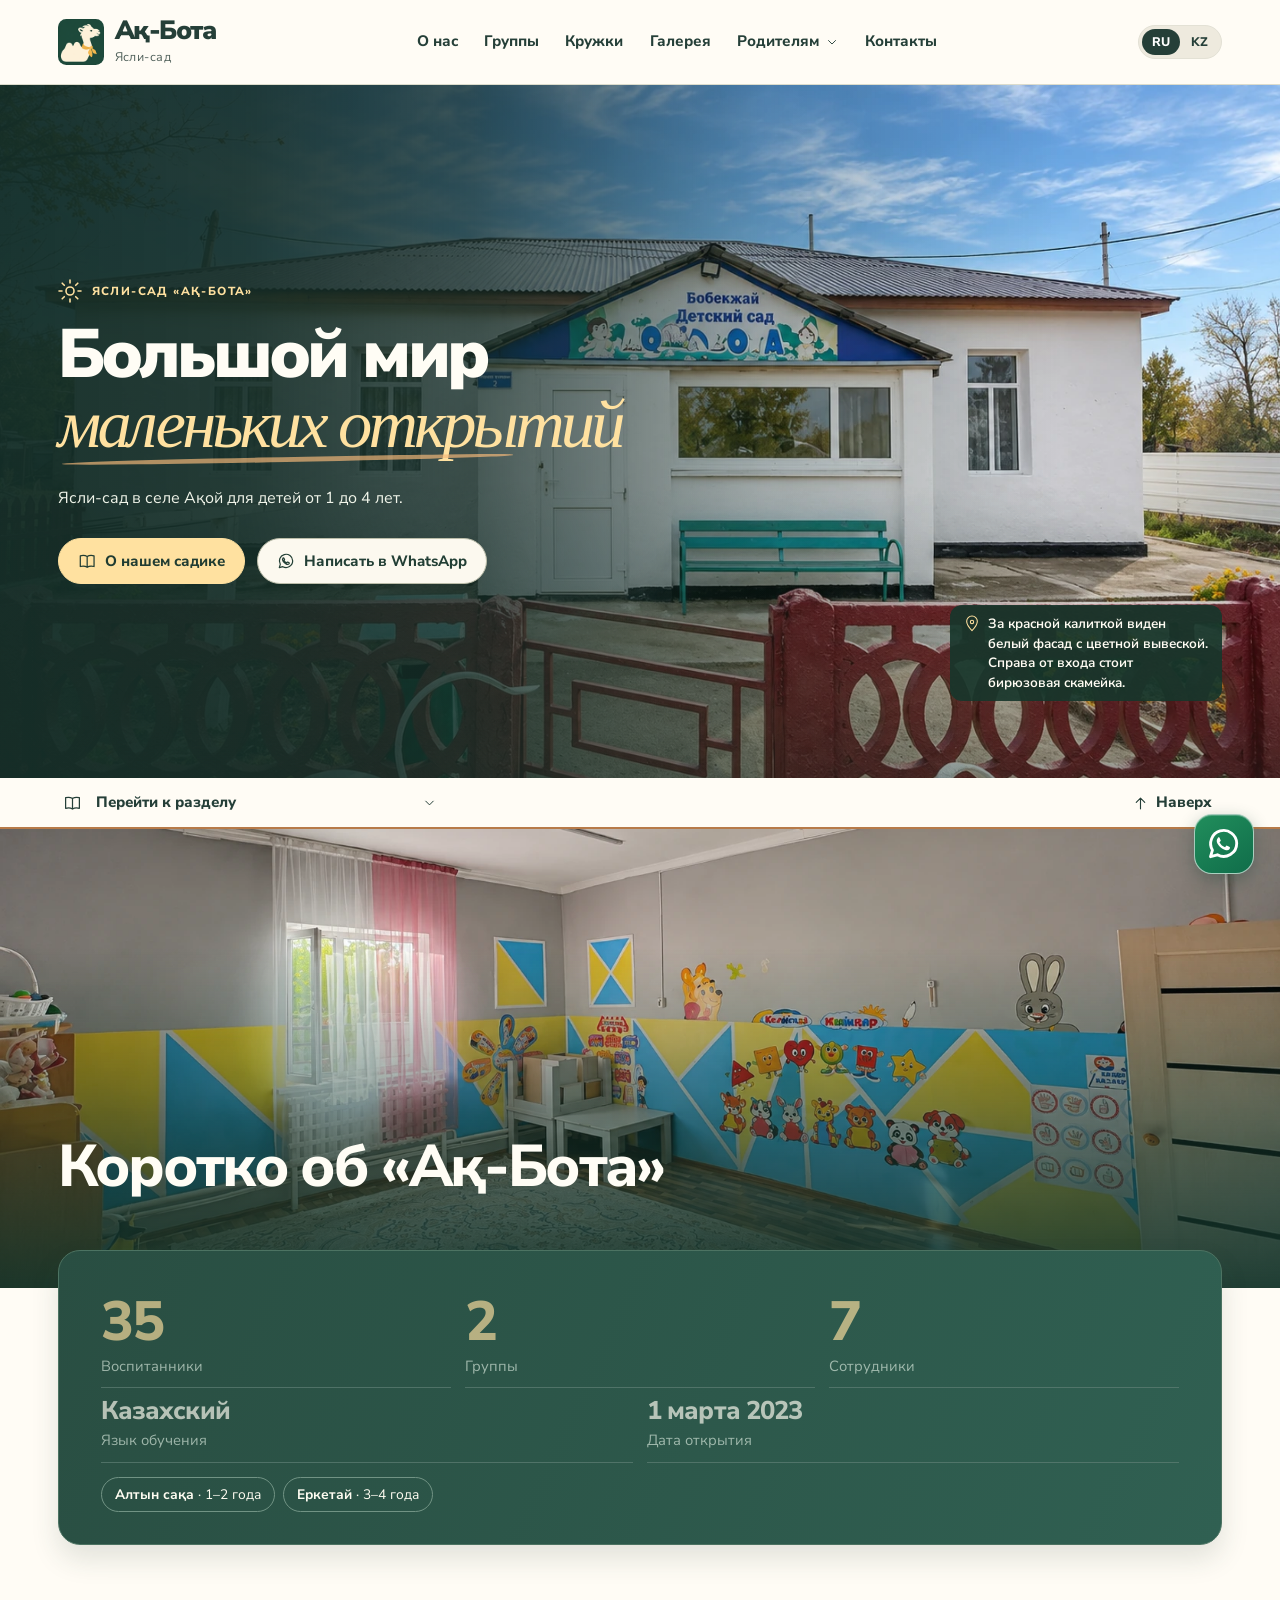
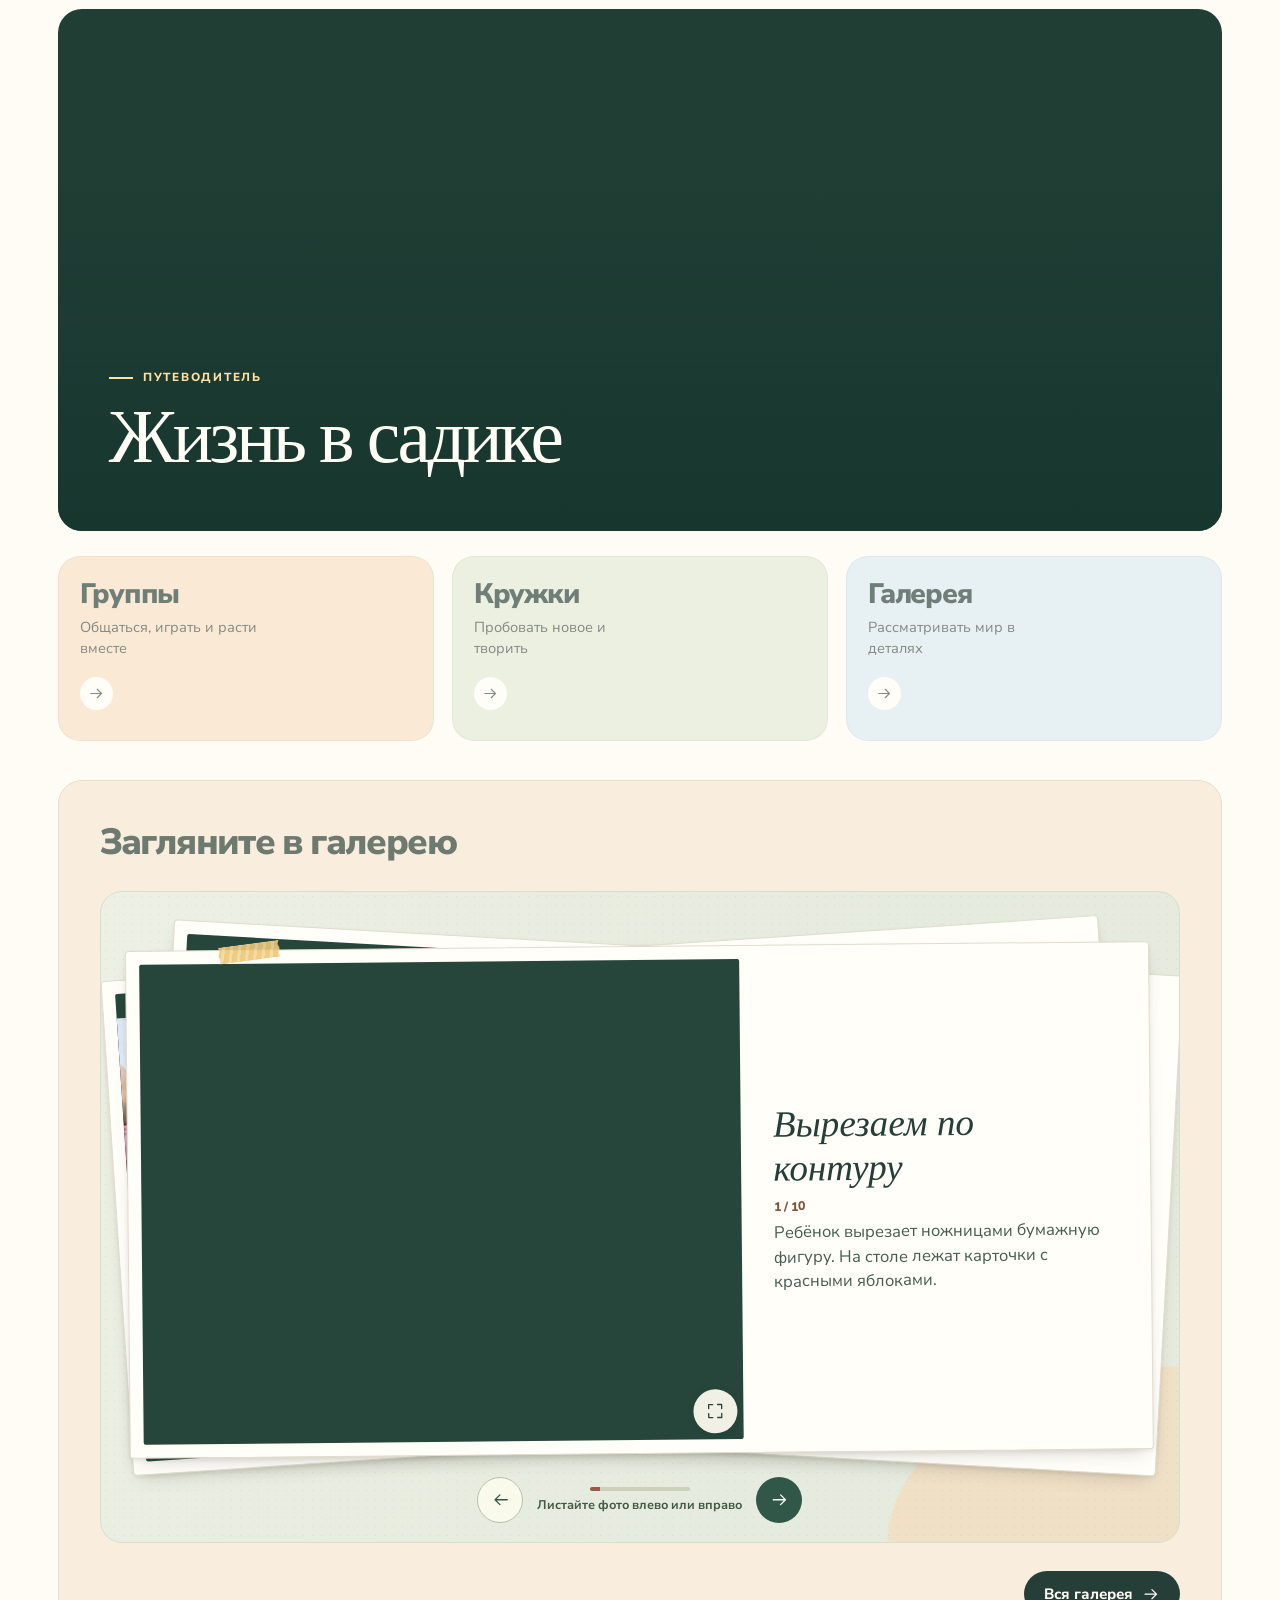
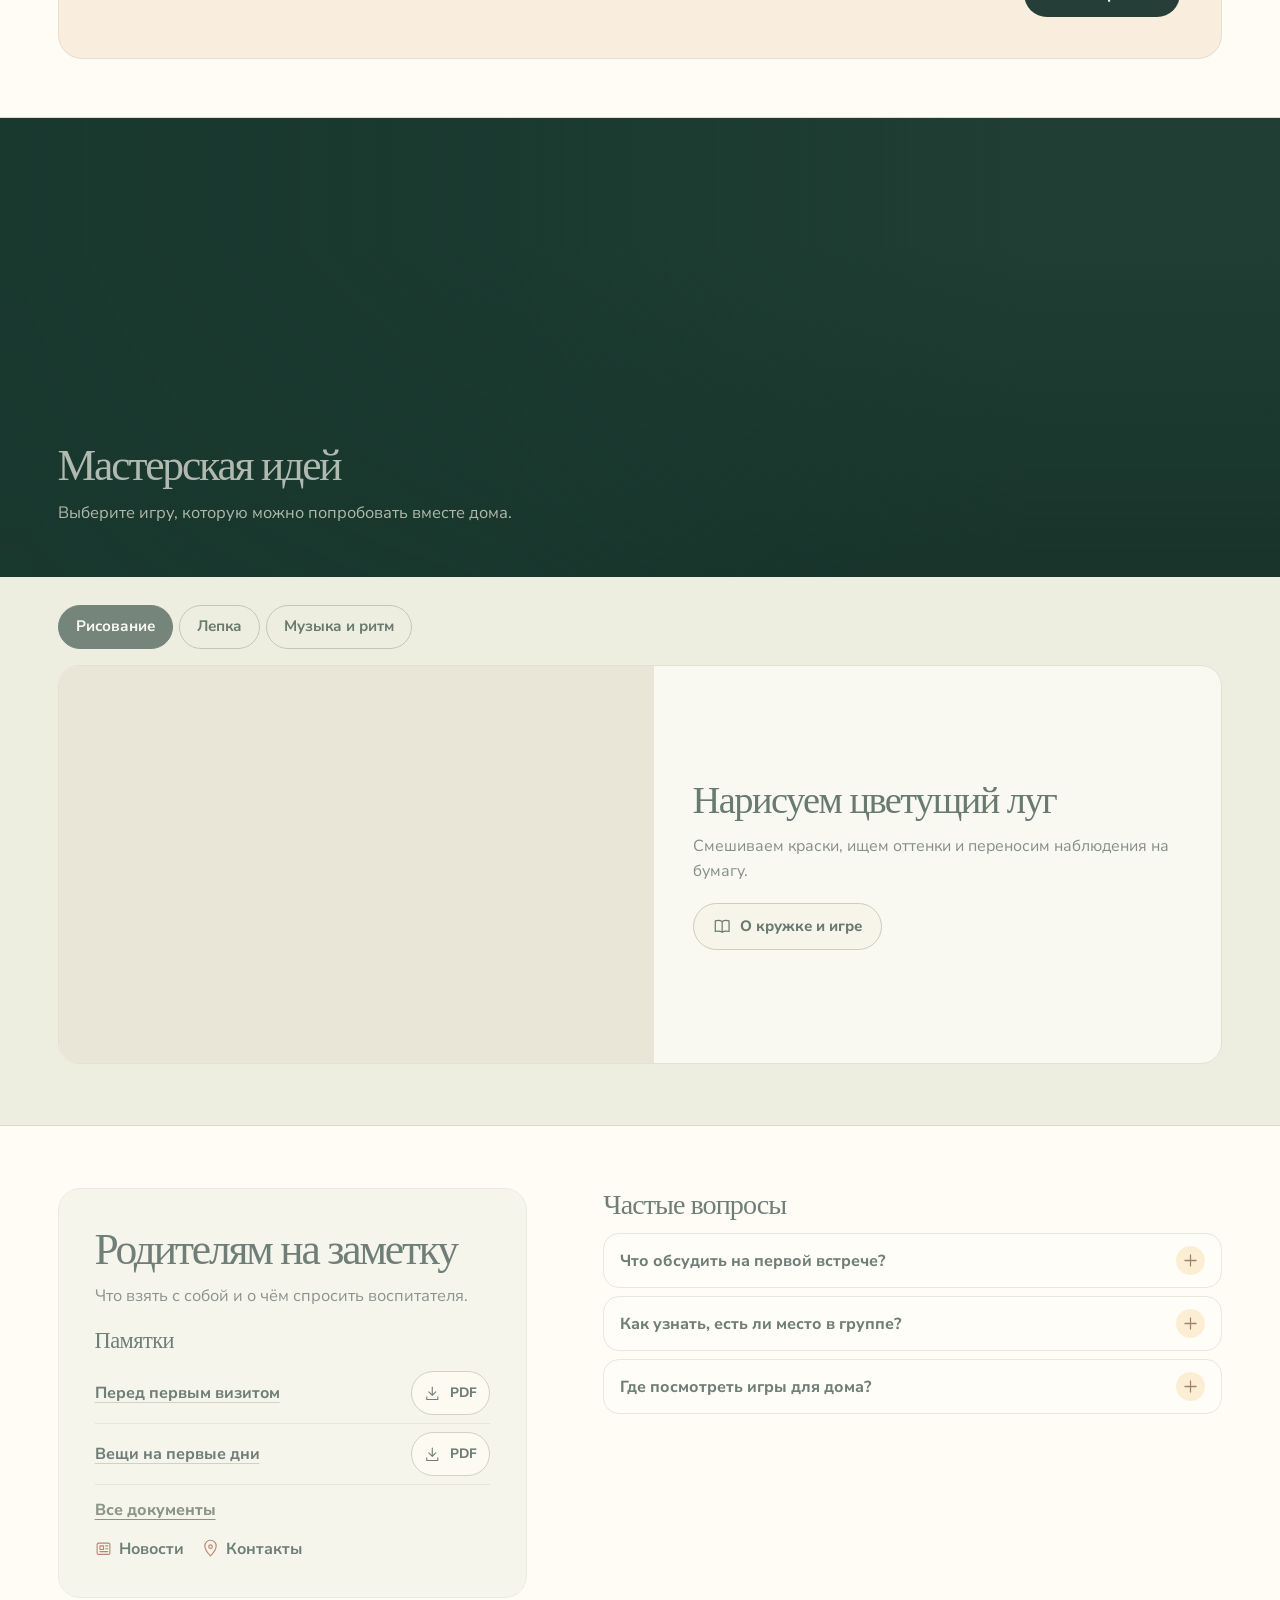
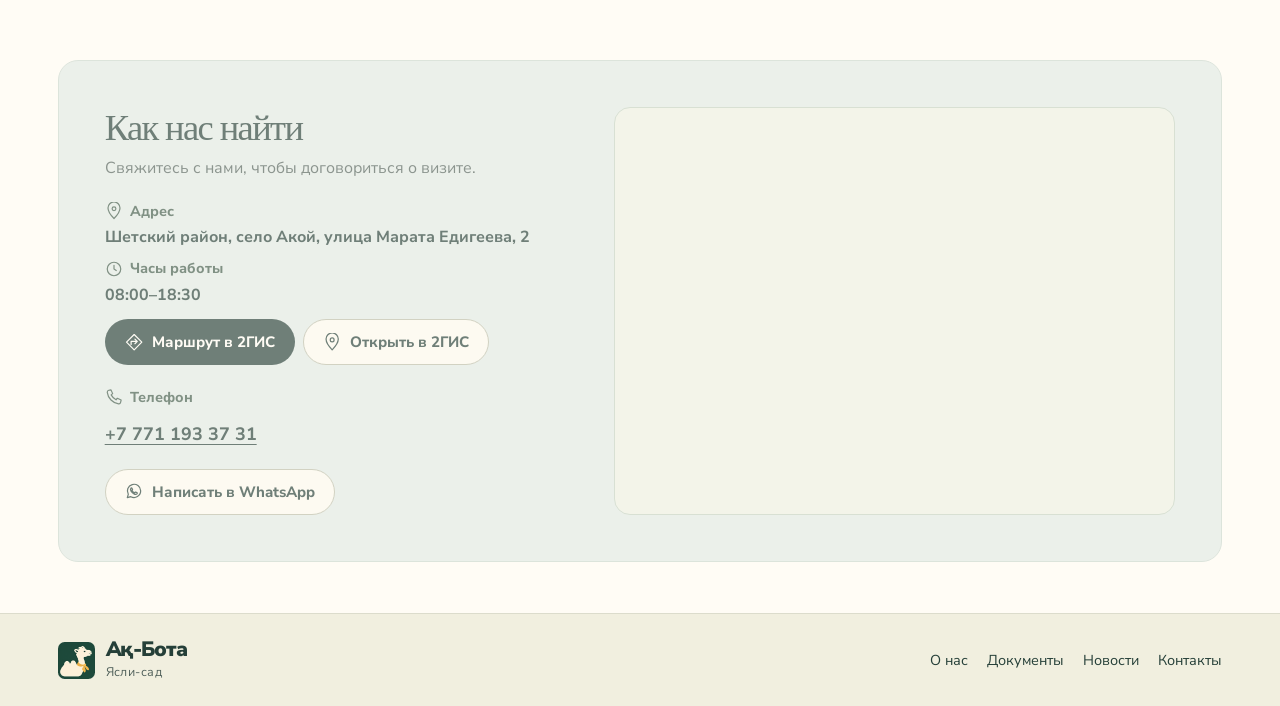
<file: index.html>
<!doctype html>
<html data-static-only="true" lang="ru">
  <head>
    <meta charset="utf-8" />
    <meta name="viewport" content="width=device-width, initial-scale=1" />
    <meta name="theme-color" content="#faf7ee" />
    <meta
      name="description"
      content="Детский сад «Ақ-Бота». Группы, кружки, материалы и контакты для родителей."
    />
    <meta name="referrer" content="no-referrer" />
    <meta property="og:type" content="website" />
    <meta property="og:url" content="https://aq-bota.kz/" />
    <meta property="og:site_name" content="Ақ-Бота" />
    <meta property="og:title" content="«Ақ-Бота» · Ақой" />
    <meta property="og:description" content="Ясли-сад в селе Ақой · Ақой ауылындағы бөбекжай-балабақша" />
    <meta property="og:locale" content="ru_KZ" />
    <meta property="og:locale:alternate" content="kk_KZ" />
    <meta property="og:image" content="https://aq-bota.kz/assets/share/aq-bota-facade.jpg" />
    <meta property="og:image:type" content="image/jpeg" />
    <meta property="og:image:width" content="1200" />
    <meta property="og:image:height" content="630" />
    <meta property="og:image:alt" content="Фасад яслей-сада «Ақ-Бота» · «Ақ-Бота» балабақшасының ғимараты" />
    <meta
      http-equiv="Content-Security-Policy"
      content="default-src 'self'; img-src 'self' data:; style-src 'self'; script-src 'self'; font-src 'self'; frame-src 'self' https://yandex.kz/map-widget/v1/; object-src 'none'; base-uri 'self'; form-action 'self'"
    />
    <title>Ақ-Бота · Детский сад</title>
    <link rel="icon" href="assets/brand.svg?v=2" type="image/svg+xml" />
    <link rel="stylesheet" href="assets/site.css?v=5" />
    <script defer src="assets/site.js?v=5"></script>
  </head>
  <body>
    <a class="skip" href="#main" id="skip">К содержанию</a>
    <header id="header"></header>
    <main id="main" tabindex="-1"><p class="loading">Ақ-Бота…</p></main>
    <footer id="footer"></footer>
    <a id="whatsapp-fab" class="whatsapp-fab" target="_blank" rel="noreferrer noopener" hidden></a>
    <dialog id="dialog"><div id="modal-body"></div></dialog>
    <noscript
      >Включите JavaScript для просмотра сайта. Сайтты көру үшін JavaScript қосыңыз.</noscript
    >
  </body>
</html>
</file>
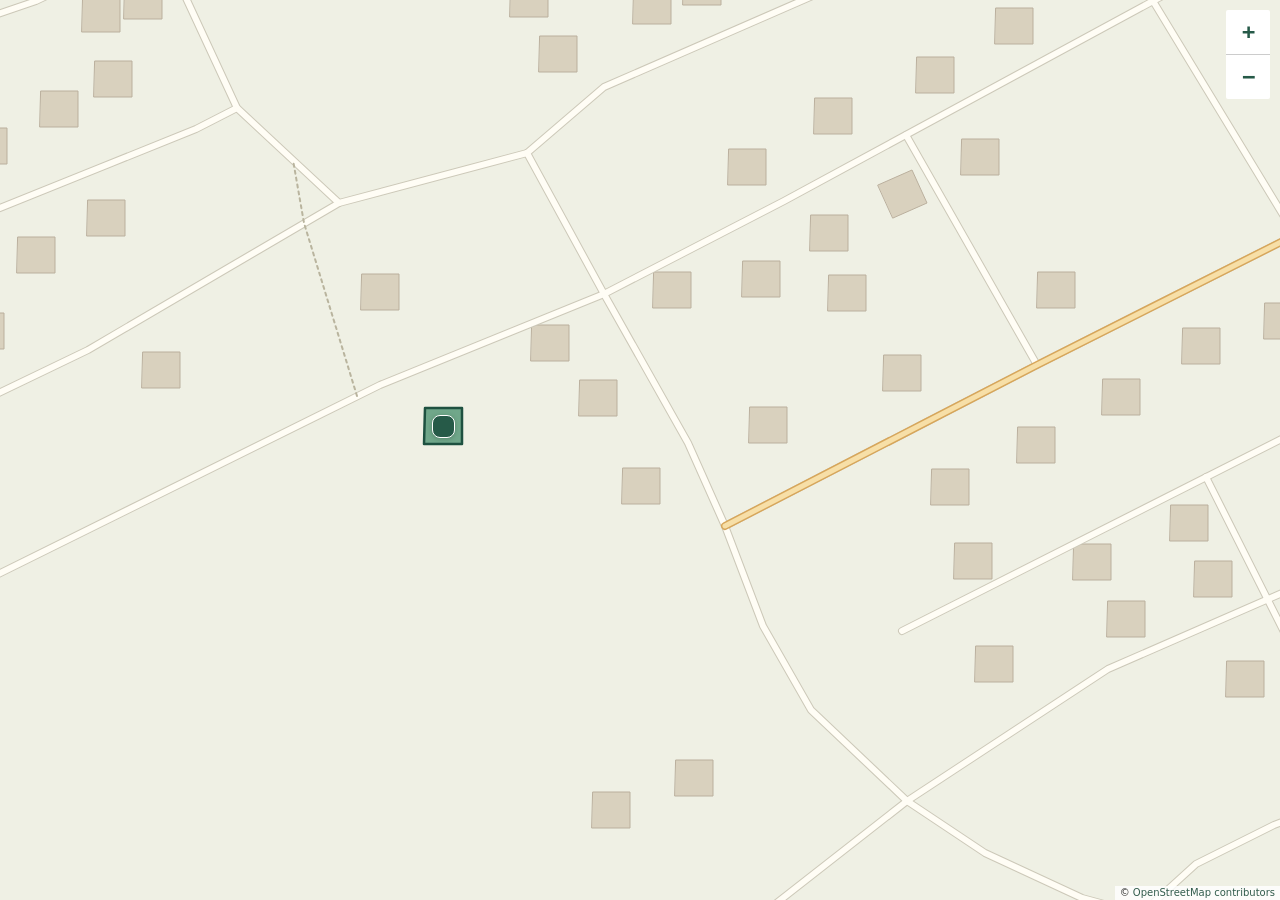
<file: assets/maps/house.html>
<!doctype html>
<html lang="ru">
  <head>
    <meta charset="utf-8" />
    <meta name="viewport" content="width=device-width, initial-scale=1" />
    <meta
      http-equiv="Content-Security-Policy"
      content="default-src 'self'; script-src 'self'; style-src 'self'; img-src 'self' data:; object-src 'none'; base-uri 'none'"
    />
    <title>Ақ-Бота</title>
    <link rel="stylesheet" href="vendor/leaflet.css" />
    <link rel="stylesheet" href="house.css" />
    <script src="vendor/leaflet.js" defer></script>
    <script type="module" src="house.js"></script>
  </head>
  <body>
    <div id="plan"></div>
    <div id="landmark-key" hidden></div>
  </body>
</html>
</file>
<file: assets/site.css>
@font-face {
  font-family: Nunito;
  src: url(fonts/nunito.ttf) format("truetype");
  font-display: swap;
  font-weight: 200 900;
}
:root {
  --paper: #fffcf5;
  --white: #fffefa;
  --ink: #253f38;
  --rust: #9b492e;
  --muted: #50605a;
  --line: #dcdccc;
  --sans: Nunito, "Segoe UI", Arial, sans-serif;
  --serif: Georgia, "Times New Roman", serif;
  --ease-settle: cubic-bezier(.2, .75, .25, 1);
  color: var(--ink);
  background: var(--paper);
  font-family: var(--sans);
  font-size: 100%;
  line-height: 1.55;
}
* {
  box-sizing: border-box;
}
body {
  margin: 0;
}
button,
input,
textarea,
select {
  font: inherit;
}
button,
a {
  -webkit-tap-highlight-color: transparent;
}
button {
  cursor: pointer;
}
a {
  color: inherit;
  text-decoration: none;
}
button {
  color: inherit;
}
button:focus-visible,
a:focus-visible,
summary:focus-visible,
input:focus-visible,
textarea:focus-visible,
select:focus-visible {
  outline: 3px solid #387a98;
  outline-offset: 4px;
}
main:focus {
  outline: none;
}
h1,
h2,
h3,
p {
  margin: 0;
}
h1,
h2,
h3 {
  font-family: var(--serif);
  font-weight: 400;
  text-wrap: balance;
}
img {
  display: block;
  max-width: 100%;
}
svg {
  width: 1.22em;
  height: 1.22em;
  flex: none;
}
button,
summary,
a {
  touch-action: manipulation;
}
.wrap {
  width: min(1360px, calc(100% - clamp(40px, 9vw, 156px)));
  margin-inline: auto;
}
.skip {
  position: fixed;
  top: -100px;
  left: 1rem;
  background: white;
  padding: 1rem;
  z-index: 20;
}
.skip:focus {
  top: 0;
}
button {
  border: 0;
  background: none;
}
.loading {
  margin: 10vh 6vw;
}
#header {
  position: relative;
  z-index: 5;
  background: var(--paper);
  border-bottom: 1px solid var(--line);
}
.mast,
.foot,
.brand,
.desktop-nav,
.utilities,
.langs,
.actions,
.eyebrow,
.button,
.parent-links a,
.card-plus,
.icon-btn,
.message-icon {
  display: flex;
  align-items: center;
}
.mast {
  min-height: 84px;
  gap: 1.7rem;
  justify-content: space-between;
}
.brand {
  gap: 11px;
  flex: none;
}
.brand img {
  height: 46px;
  width: 46px;
  object-fit: contain;
}
.brand strong {
  display: block;
  font: 900 1.65rem/0.98 var(--sans);
  letter-spacing: -0.055em;
}
.brand small {
  display: block;
  color: var(--muted);
  letter-spacing: 0.035em;
  font-size: 0.78rem;
  line-height: 1.4;
  margin-top: 4px;
}
.desktop-nav {
  gap: clamp(15px, 2.05vw, 38px);
  font-weight: 750;
  font-size: 0.95rem;
}
.desktop-nav a,
.desktop-nav summary,
.foot a,
.parent-links a {
  transition: color 0.15s;
}
.desktop-nav a:hover,
.foot nav a:hover,
.desktop-nav [aria-current="page"],
.desktop-nav summary:hover,
.parent-links a:hover {
  color: var(--rust);
}
.desktop-nav summary {
  display: flex;
  align-items: center;
  gap: 5px;
  cursor: pointer;
  list-style: none;
}
.desktop-nav summary svg {
  width: 14px;
}
.desktop-nav summary::-webkit-details-marker {
  display: none;
}
.dropdown {
  position: relative;
}
.dropdown[open] summary svg {
  transform: rotate(180deg);
}
.dropdown > div {
  position: absolute;
  top: calc(100% + 12px);
  left: -16px;
  display: grid;
  gap: 3px;
  min-width: 160px;
  padding: 8px;
  border: 1px solid var(--line);
  background: var(--white);
  border-radius: 13px;
  box-shadow: 0 10px 24px #293e4b12;
}
.dropdown > div a {
  padding: 7px 10px;
}
.utilities {
  gap: 11px;
}
.langs {
  background: #eeeade;
  border: 1px solid #e3e1d5;
  border-radius: 30px;
  padding: 3px;
  gap: 1px;
}
.langs a {
  border-radius: 20px;
  padding: 4px 10px;
  font-size: 0.78rem;
  font-weight: 800;
  line-height: 1.4;
}
.langs .selected {
  background: var(--ink);
  color: white;
}
.icon-btn {
  justify-content: center;
  border: 1px solid var(--line);
  border-radius: 50%;
  width: 42px;
  height: 42px;
  background: var(--paper);
}
.mobile-toggle,
.mobile-nav {
  display: none;
}
.hero {
  position: relative;
  background-color: #e1efdf;
  background-image:
    radial-gradient(ellipse 46% 122% at 106% -25%, #f5d590 0 65%, transparent 65.4%),
    radial-gradient(ellipse 33% 50% at -9% 109%, #c4dfc8 0 80%, transparent 80.5%);
  isolation: isolate;
  overflow: hidden;
}
.hero:before {
  content: "";
  position: absolute;
  inset: 0;
  z-index: -1;
  opacity: 0.22;
  background-image: url("grain.svg");
  pointer-events: none;
}
.hero::after {
  content: "";
  position: absolute;
  inset: auto 0 -1px;
  height: 6px;
  background: radial-gradient(ellipse 15px 5px at 50% 100%, var(--paper) 95%, transparent) 0 0 / 30px 100% repeat-x;
  pointer-events: none;
}
.hero-grid {
  display: grid;
  grid-template-columns: minmax(0, 0.86fr) minmax(0, 1.14fr);
  align-items: center;
  min-height: clamp(445px, 38vw, 590px);
  gap: clamp(22px, 3vw, 52px);
  padding-block: clamp(34px, 4vw, 64px);
}
.hero-copy {
  position: relative;
  z-index: 1;
}
.eyebrow {
  gap: 10px;
  color: var(--rust);
  font-size: 0.73rem;
  font-weight: 800;
  letter-spacing: 0.15em;
  text-transform: uppercase;
  line-height: 1.4;
}
.sun-label svg {
  width: 24px;
  height: 24px;
  color: #925426;
}
.sun-label {
  color: #425d4e;
  letter-spacing: 0.12em;
}
.hero h1 {
  font: 900 clamp(3.45rem, 5.35vw, 5.65rem) / 1.02 var(--sans);
  letter-spacing: -0.055em;
  margin: 17px 0 19px;
  overflow-wrap: anywhere;
}
.hero h1 em {
  display: block;
  width: fit-content;
  position: relative;
  color: var(--rust);
  font-family: var(--serif);
  font-weight: 400;
  line-height: 1.01;
  letter-spacing: -0.056em;
}
.hero h1 em:not(:empty)::after {
  content: "";
  display: block;
  width: 80%;
  height: .075em;
  margin: .035em 0 .09em .06em;
  border-radius: 65% 30% 75% 45%;
  background: #bd815b;
  opacity: .68;
  transform-origin: left;
  rotate: -1deg;
}
.hero-text {
  color: #40584e;
  max-width: 42ch;
  font-size: clamp(1rem, 1.2vw, 1.19rem);
  line-height: 1.65;
}
.actions {
  gap: 12px;
  flex-wrap: wrap;
  margin-top: 26px;
}
.button {
  justify-content: center;
  gap: 9px;
  padding: 12px 19px;
  border: 1px solid transparent;
  font-weight: 750;
  font-size: 0.94rem;
  border-radius: 30px;
  line-height: 1.35;
  min-height: 46px;
  width: fit-content;
  transition:
    background 0.15s,
    transform 0.15s;
}
.button:hover {
  transform: translateY(-1px);
}
.button.dark {
  background: var(--ink);
  color: #fffcf5;
}
.button.dark:hover {
  background: #395563;
}
.button.light {
  background: #fcf9ef;
  border-color: #bbbda9;
}
.button.light:hover {
  background: #f0eddf;
}
.hero-art {
  align-self: center;
  position: relative;
  margin: 0;
  min-width: 0;
  padding: clamp(7px, 0.8vw, 13px);
  background: var(--white);
  border: 1px solid #d1dbcb;
  border-radius: 22px;
  box-shadow: 4px 6px 0 #bed6be, 0 14px 30px #28483714;
  transform: rotate(1deg);
}
.hero-art::before {
  content: "";
  position: absolute;
  top: -9px;
  left: 43%;
  width: clamp(54px, 6.5vw, 92px);
  height: 23px;
  background: repeating-linear-gradient(120deg, #f7d587 0 6px, #f9dfa1 6px 9px);
  clip-path: polygon(0 0, 100% 0, 97% 27%, 100% 58%, 97% 100%, 0 100%, 3% 68%, 0 45%, 3% 20%);
  transform: rotate(-5deg);
  pointer-events: none;
}
.hero-art img {
  display: block;
  width: 100%;
  height: auto;
  max-height: 27rem;
  border-radius: 14px;
  object-fit: contain;
}
.hero-art figcaption {
  padding: 10px 6px 3px;
  font-size: 0.875rem;
  font-weight: 650;
  line-height: 1.45;
  color: var(--muted);
  overflow-wrap: anywhere;
}
.guide {
  padding-block: clamp(36px, 5vw, 72px) clamp(24px, 3vw, 44px);
}
.rule:before {
  content: "";
  width: 24px;
  height: 2px;
  background: #bd815b;
}
.guide h2,
.parents h2 {
  font-size: clamp(2.1rem, 3.2vw, 3.3rem);
  letter-spacing: -0.045em;
  line-height: 1.15;
  margin: 9px 0 23px;
}
.guide-grid {
  display: grid;
  grid-template-columns: repeat(3, minmax(0, 1fr));
  gap: 18px;
}
.guide-card {
  position: relative;
  isolation: isolate;
  display: flex;
  align-items: center;
  overflow: hidden;
  min-height: 185px;
  border-radius: 22px;
  border: 1px solid #293e4b14;
  padding: 22px 21px;
}
.guide-card.groups {
  background: #f8e1c5;
}
.guide-card.clubs {
  background: #e2ead7;
}
.guide-card.gallery {
  background: #dcebf2;
}
.card-copy {
  z-index: 1;
  max-width: 60%;
  align-self: stretch;
}
.card-copy h3 {
  font: 850 clamp(1.65rem, 2.2vw, 2.2rem) / 1.1 var(--sans);
  letter-spacing: -0.045em;
  line-height: 1.1;
}
.card-copy p {
  font-size: 0.91rem;
  line-height: 1.45;
  margin-top: 7px;
  max-width: 13em;
  color: #43514d;
}
.card-plus {
  background: var(--white);
  width: 33px;
  height: 33px;
  justify-content: center;
  border-radius: 50%;
  margin-top: 17px;
  color: #435451;
}
.card-plus svg {
  width: 17px;
  height: 17px;
}
.card-art {
  position: absolute;
  right: -2%;
  top: 50%;
  transform: translateY(-50%);
  width: 43%;
  height: 94%;
  object-fit: contain;
  transition: transform 0.25s;
  mask-image: linear-gradient(to right, transparent, #000 12%);
}
.guide-card:hover .card-art {
  transform: translateY(-52%) rotate(2deg);
}
.guide-card:hover .card-plus {
  color: white;
  background: var(--ink);
}
.parents {
  display: flex;
  align-items: center;
  justify-content: space-between;
  gap: 25px;
  border-top: 1px solid var(--line);
  padding-block: 36px 46px;
}
.parents h2 {
  font-size: 2rem;
  margin: 0 0 7px;
}
.parents p,
.inside p,
.reading p,
.message p {
  color: var(--muted);
}
.parents p {
  max-width: 530px;
}
.parent-links {
  display: flex;
  flex-wrap: wrap;
  gap: 18px;
}
.parent-links a {
  gap: 7px;
  font-weight: 700;
}
.parent-links svg {
  width: 17px;
  color: var(--rust);
}
#footer {
  border-top: 1px solid var(--line);
  background: #f1efdf;
}
.foot {
  justify-content: space-between;
  gap: 24px;
  padding-block: 25px;
}
.foot nav {
  display: flex;
  flex-wrap: wrap;
  gap: 19px;
  font-size: 0.9rem;
}
.staff {
  color: var(--muted);
  font-size: 0.85rem;
}
.foot .brand img {
  width: 37px;
  height: 37px;
}
.foot .brand strong {
  font-size: 1.3rem;
}
.inside {
  min-height: 66vh;
  padding-block: 26px 62px;
}
.crumb {
  font-size: 0.88rem;
  color: var(--muted);
  margin-bottom: 20px;
}
.crumb .crumb-back { display: none; }
.crumb a:hover {
  text-decoration: underline;
}
.crumb b {
  font-weight: 400;
  padding: 0 7px;
  color: #a6a690;
}
.page-heading {
  border-bottom: 1px solid var(--line);
  padding: 22px 0 29px;
  margin-bottom: 28px;
  display: flex;
  justify-content: space-between;
  gap: 24px;
  align-items: center;
}
.page-heading h1,
.inside > h1 {
  font-size: clamp(2.7rem, 4.4vw, 4.7rem);
  line-height: 1.1;
  letter-spacing: -0.055em;
}
.page-heading p {
  max-width: 680px;
  font-size: 1.07rem;
  line-height: 1.7;
  margin-top: 15px;
}
.heading-art {
  width: 180px;
  height: 126px;
  object-fit: cover;
  border-radius: 20px;
}
.text-list {
  display: grid;
  grid-template-columns: repeat(auto-fit, minmax(min(100%, 245px), 1fr));
  gap: 18px;
}
.text-list article,
.reading,
.empty {
  border: 1px solid var(--line);
  border-radius: 17px;
  background: var(--white);
  padding: 24px;
}
.text-list h2,
.lightbox h2 {
  font-size: 1.65rem;
  line-height: 1.25;
  letter-spacing: -0.035em;
}
.text-list p {
  margin-top: 12px;
}
.photos {
  display: grid;
  grid-template-columns: repeat(3, minmax(0, 1fr));
  gap: clamp(12px, 1.6vw, 24px);
}
.photos button {
  display: flex;
  flex-direction: column;
  min-width: 0;
  border: 1px solid var(--line);
  border-radius: 19px;
  overflow: hidden;
  text-align: left;
  padding: clamp(5px, .65vw, 9px);
  background: var(--white);
}
.photo-thumb {
  position: relative;
  display: block;
  aspect-ratio: 16 / 10;
  flex: 1 0 auto;
  width: 100%;
  border-radius: 13px;
  overflow: hidden;
  background: #e3ebe4;
}
.photo-thumb img {
  position: absolute;
  inset: 0;
  height: 100%;
  width: 100%;
  object-fit: cover;
}
.photo-title {
  display: block;
  padding: 10px 7px 6px;
  font: 800 clamp(.98rem, 1.3vw, 1.23rem) / 1.25 var(--sans);
  overflow-wrap: anywhere;
}
.gallery-filter + .photos > button:first-child:nth-last-child(n + 3) {
  grid-column: span 2;
  grid-row: span 2;
}
.gallery-filter {
  display: flex;
  flex-wrap: wrap;
  align-items: center;
  gap: 12px 28px;
  margin: 0 0 clamp(20px, 3vw, 34px);
  border-radius: 20px;
  background: #285548;
  padding: 16px clamp(17px, 2.4vw, 34px);
  color: #fffdf2;
}
.gallery-filter strong {
  font: 800 1.1rem / 1.3 var(--sans);
}
.gallery-filter > div {
  display: flex;
  flex-wrap: wrap;
  gap: 8px;
}
.gallery-filter a {
  display: inline-flex;
  align-items: center;
  min-height: 44px;
  max-width: 100%;
  overflow-wrap: anywhere;
  padding: 7px 18px;
  border: 1px solid #8ba99d;
  border-radius: 24px;
  font-weight: 700;
}
.gallery-filter a:hover {
  background: #3e695a;
}
.gallery-filter a[aria-current] {
  background: #ffe1a1;
  color: #244339;
  border-color: #ffe1a1;
}
.gallery-filter a:focus-visible {
  outline-color: white;
}
.album-empty {
  display: grid;
  justify-items: start;
  gap: 14px;
  padding: clamp(20px, 4vw, 45px);
  background: #f3f1e6;
  border: 1px dashed #c6ccbb;
  border-radius: 17px;
}
.photos button:is(:hover, :focus-visible) .photo-title {
  text-decoration: underline;
  text-underline-offset: 4px;
}
.club-game {
  margin: clamp(24px, 4vw, 52px) 0;
  padding: clamp(22px, 3.5vw, 45px);
  border-radius: 20px;
  background: #e1eedf;
  border: 1px solid #d0ddce;
  overflow-wrap: anywhere;
}
.club-game > div {
  display: flex;
  align-items: center;
  gap: 8px;
  font-size: 0.93rem;
  font-weight: 750;
  color: #355b49;
}
.club-game h2 {
  font: 850 clamp(1.7rem, 3vw, 2.7rem) / 1.15 var(--sans);
  margin-top: 12px;
}
.club-game p {
  max-width: 70ch;
  margin-top: 12px;
}
.doc-tools {
  display: grid;
  grid-template-columns: minmax(0, .9fr) minmax(0, 1.35fr);
  align-items: start;
  gap: 14px clamp(18px, 3vw, 44px);
  padding: clamp(17px, 2.3vw, 32px);
  border-radius: 21px;
  background: #285548;
  color: #fffdf2;
}
.doc-field, .doc-sections legend {
  font-weight: 800;
}
.doc-field, .doc-search {
  display: grid;
  min-width: 0;
  gap: 7px;
}
.doc-search { position: relative; }
#doc-hint { font-size: .88rem; font-weight: 600; overflow-wrap: anywhere; }
.doc-search svg {
  position: absolute;
  top: 50%;
  left: 13px;
  transform: translateY(-50%);
  color: var(--muted);
  pointer-events: none;
}
.doc-field input, .doc-field select {
  width: 100%;
  min-width: 0;
  min-height: 46px;
  border: 1px solid #789989;
  border-radius: 13px;
  padding: 9px 13px;
  background: var(--white);
  color: var(--ink);
  font: 500 1rem / 1.35 var(--sans);
}
.doc-search input { padding-left: 41px; }
.doc-sections {
  margin: 0;
  padding: 0;
  min-width: 0;
  border: 0;
}
.doc-sections legend { padding: 0 0 7px; }
.doc-sections > div {
  display: flex;
  flex-wrap: wrap;
  gap: 6px;
}
.doc-choice {
  position: relative;
  min-width: 0;
  max-width: 100%;
  cursor: pointer;
}
.doc-choice input {
  position: absolute;
  width: 1px;
  height: 1px;
  opacity: 0;
}
.doc-choice span {
  display: flex;
  align-items: center;
  min-height: 44px;
  padding: 7px 13px;
  border: 1px solid #92ae9f;
  border-radius: 22px;
  font-size: .92rem;
  font-weight: 700;
  line-height: 1.25;
  overflow-wrap: anywhere;
}
.doc-choice:hover span { background: #386553; }
.doc-choice input:checked + span {
  color: #244339;
  background: #ffe1a1;
  border-color: #ffe1a1;
}
.doc-choice input:focus-visible + span, .doc-field :focus-visible {
  outline: 3px solid #ffdf98;
  outline-offset: 2px;
}
.doc-feedback {
  display: flex;
  flex-wrap: wrap;
  min-height: 52px;
  gap: 4px 14px;
  align-items: center;
  justify-content: space-between;
  margin-block: 5px;
}
.doc-feedback p { font-weight: 700; }
.doc-reset {
  min-height: 44px;
  padding: 2px 6px;
  font-weight: 750;
  text-decoration: underline;
  text-underline-offset: 4px;
}
.doc-section {
  --section-tint: #e2ecda;
  display: grid;
  grid-template-columns: minmax(0, .84fr) minmax(0, 2fr);
  margin-bottom: 14px;
  background: var(--white);
  border: 1px solid var(--line);
  border-radius: 20px;
  overflow: hidden;
  overflow-wrap: anywhere;
}
.doc-section:nth-child(even) { --section-tint: #f7e6d1; }
.doc-section h2 {
  padding: clamp(16px, 2vw, 29px);
  background: var(--section-tint);
  font: 850 clamp(1.25rem, 2vw, 1.85rem) / 1.16 var(--sans);
  letter-spacing: -.035em;
}
.doc-section ul { list-style: none; padding: 0; margin: 0; }
.doc-section li {
  display: grid;
  grid-template-columns: auto minmax(0, 1fr) auto;
  align-items: center;
  gap: 10px 14px;
  padding: clamp(14px, 1.8vw, 26px);
}
.doc-section li + li { border-top: 1px solid var(--line); }
.doc-title {
  display: inline-flex;
  align-items: center;
  min-height: 44px;
  font: 800 1.12rem / 1.3 var(--sans);
  text-underline-offset: 4px;
}
.doc-title:hover { text-decoration: underline; }
.doc-copy p { font-size: .94rem; }
.doc-symbol, .news-figure button span {
  display: grid;
  place-items: center;
  height: 42px;
  width: 42px;
  border-radius: 13px;
  color: #355647;
  background: var(--section-tint, var(--white));
}
.doc-article .directory-heading {
  justify-items: start;
  gap: 17px;
}
.doc-category {
  display: inline-flex;
  align-items: center;
  gap: 9px;
  color: #385646;
  font-weight: 800;
}
.doc-article .reading, .news-prose {
  overflow-wrap: anywhere;
  padding: clamp(18px, 3vw, 38px);
  background: var(--white);
  border: 1px solid var(--line);
  border-radius: 20px;
}
.doc-article .reading p, .news-prose p {
  max-width: 72ch;
  line-height: 1.72;
  font-size: 1.06rem;
}
.news-list { display: grid; gap: 18px; }
.news-card {
  display: grid;
  align-items: center;
  gap: clamp(16px, 3.5vw, 48px);
  border-radius: 24px;
  padding: clamp(19px, 2.7vw, 40px);
  background: #f8e8d5;
  border: 1px solid #e6d6bf;
  overflow-wrap: anywhere;
}
.news-list article:nth-child(even) .news-card { background: #e4eee4; border-color: #d2dfd0; }
.news-card.with-photo { grid-template-columns: minmax(0, 1.15fr) minmax(0, .85fr); }
.news-thumb {
  grid-column: 2;
  grid-row: 1;
  width: 100%;
  aspect-ratio: 16 / 9;
  object-fit: cover;
  border: 6px solid var(--white);
  border-radius: 16px;
  box-shadow: 2px 4px 0 #62523929;
  transform: rotate(1deg);
}
.news-card-copy { grid-column: 1; grid-row: 1; min-width: 0; }
.news-card h2, .news-article .group-album h2 {
  font: 850 clamp(1.5rem, 2.65vw, 2.65rem) / 1.14 var(--sans);
  letter-spacing: -.04em;
}
.news-card-copy p { margin-top: 12px; }
.news-read {
  display: inline-flex;
  align-items: center;
  gap: 9px;
  margin-top: 18px;
  padding: 9px 17px;
  border-radius: 24px;
  color: var(--white);
  background: var(--ink);
  font-weight: 760;
}
.news-card:is(:hover, :focus-visible) .news-read { background: #3a6050; }
.news-article { display: grid; gap: clamp(18px, 2.5vw, 34px); overflow-wrap: anywhere; }
.news-article time, .news-card time {
  display: block;
  color: var(--rust);
  font-weight: 750;
  margin-bottom: 10px;
}
.news-figure { min-width: 0; }
.news-figure button {
  position: relative;
  display: block;
  width: 100%;
  padding: 0;
  border-radius: 14px;
  cursor: zoom-in;
}
.news-figure button span {
  position: absolute;
  right: 8px;
  bottom: 8px;
  height: 34px;
  width: 34px;
  border-radius: 50%;
  box-shadow: 0 2px 8px #23372b26;
  pointer-events: none;
}
.news-prose p + p { margin-top: 15px; }
.news-article .group-album { margin: 0; padding-top: 0; border: 0; }
@media (max-width: 760px) {
  .doc-tools, .doc-section { grid-template-columns: minmax(0, 1fr); }
  .doc-section h2 { padding-block: 13px; }
}
@media (max-width: 600px) {
  .news-card.with-photo { grid-template-columns: minmax(0, 1fr); }
  .news-thumb, .news-card-copy { grid-column: auto; grid-row: auto; }
  .news-thumb { aspect-ratio: 16 / 8; }
  .news-read { margin-top: 14px; }
  .doc-section li { grid-template-columns: auto minmax(0, 1fr); }
  .doc-section li .button { grid-column: 1 / -1; width: 100%; }
  .directory-heading.documents {
    padding: 18px;
  }
  .directory-heading.documents h1 {
    font-size: clamp(1.55rem, 6.7vw, 2.2rem);
  }
  .directory-heading.documents p {
    margin-top: 8px;
    line-height: 1.45;
  }
  .doc-tools { gap: 13px; padding: 15px; border-radius: 18px; }
  .doc-search input { min-height: 50px; }
  .doc-sections > div {
    display: grid;
    grid-template-columns: repeat(2, minmax(0, 1fr));
  }
  .doc-choice:first-child:nth-last-child(odd) {
    grid-column: 1 / -1;
  }
  .doc-choice span {
    height: 100%;
    padding: 6px 9px;
    border-radius: 12px;
    justify-content: center;
    text-align: center;
  }
  .doc-feedback { min-height: 44px; }
}
.message-icon {
  background: #e9e9d6;
  border-radius: 12px;
  padding: 12px;
  display: grid;
  place-items: center;
}
.reading {
  max-width: 750px;
}
.reading p + p,
.reading button,
.reading .button {
  margin-top: 18px;
}
.contact-intro {
  display: grid;
  gap: 18px clamp(24px, 3.5vw, 52px);
  padding: clamp(24px, 3.6vw, 55px);
  border-radius: 26px;
  background: radial-gradient(ellipse 45% 125% at 103% -28%, #f5d590 0 75%, transparent 75.5%), #e1efdf;
  overflow-wrap: anywhere;
}
.contact-intro.with-reach {
  grid-template-columns: minmax(0, 1.4fr) minmax(275px, .85fr);
}
.contact-intro .directory-heading {
  grid-column: 1;
  padding: 0;
  margin: 0;
  background: none;
  border-radius: 0;
}
.contact-intro .directory-heading p { max-width: 50ch; }
.contact-card {
  min-width: 0;
  display: grid;
  align-content: start;
  gap: 18px;
  overflow-wrap: anywhere;
}
.contact-intro .visit-card { grid-column: 1; }
.contact-intro .call-card {
  grid-column: 2;
  grid-row: 1 / span 2;
  align-self: center;
  gap: 20px;
  padding: clamp(21px, 2.4vw, 34px);
  color: #fffdf1;
  background: #285548;
  border-radius: 20px;
}
.contact-card dl {
  display: grid;
  margin: 0;
  gap: 14px;
}
.contact-intro .visit-card dl {
  grid-template-columns: minmax(0, 1.6fr) minmax(0, 1fr);
  align-items: start;
  gap: 10px 22px;
  border-top: 1px solid #bccdbb;
  padding-top: 14px;
}
.contact-detail dt {
  display: flex;
  flex-wrap: wrap;
  align-items: center;
  gap: 7px;
  font-size: .9rem;
  font-weight: 750;
  color: #405b4b;
}
.contact-detail dt svg { width: 18px; height: 18px; }
.contact-detail dd {
  margin: 4px 0 0;
  font: 800 1.12rem / 1.36 var(--sans);
}
.contact-detail dd span { display: block; }
.contact-detail dd span + span {
  font-size: .94rem;
  font-weight: 650;
}
.contact-intro .visit-card dt { min-height: 44px; }
.map-jump {
  color: #365647;
  min-height: 44px;
  padding: 4px;
  display: inline-flex;
  align-items: center;
  gap: 4px;
  text-decoration: underline;
  text-underline-offset: 3px;
  font-weight: 750;
  font-size: .9rem;
}
.map-jump[hidden] { display: none; }
.map-jump svg { transform: rotate(90deg); width: 15px; }
.contact-intro .call-card dt { color: #d7e8da; }
.contact-detail dd a {
  text-decoration: underline;
  text-decoration-color: currentColor;
  text-decoration-thickness: 1px;
  text-underline-offset: 4px;
}
.contact-intro .call-card dd a[href^="tel:"] {
  font: 850 clamp(1.3rem, 2.35vw, 2.4rem) / 1.22 var(--sans);
  letter-spacing: -.04em;
  text-decoration: none;
}
.contact-actions { display: flex; flex-wrap: wrap; gap: 8px; }
.contact-actions .button {
  max-width: 100%;
  min-height: 44px;
  text-align: center;
}
.contact-intro .call-card .contact-actions {
  display: grid;
  grid-template-columns: minmax(0, 1fr);
}
.contact-intro .call-card .button {
  width: 100%;
  background: #ffdf9e;
  border-color: #ffdf9e;
  color: #243f34;
}
.contact-intro .call-card .button.light {
  background: transparent;
  border-color: #98b6a7;
  color: #fffdf1;
}
.contact-intro .call-card .button:hover { background: #ffe9b8; }
.contact-intro .call-card .button.light:hover { background: #396958; }
.contact-intro .call-card :focus-visible { outline-color: #ffe2a2; }
.contact-location { margin-top: clamp(22px, 3.2vw, 46px); }
.contact-location h2 {
  margin: 0 0 14px;
  font: 850 clamp(1.6rem, 2.6vw, 2.6rem) / 1.15 var(--sans);
  letter-spacing: -.04em;
  overflow-wrap: anywhere;
}
.location-grid {
  display: grid;
  grid-template-columns: minmax(0, 1.2fr) minmax(0, 1fr);
  gap: clamp(14px, 2vw, 28px);
}
.location-grid > :only-child { grid-column: 1 / -1; }
.arrival-guide {
  min-width: 0;
  display: grid;
  align-content: center;
  gap: 15px;
  padding: clamp(18px, 2.5vw, 36px);
  background: #f8e6cd;
  border-radius: 22px;
  overflow-wrap: anywhere;
}
.arrival-photo {
  position: relative;
  display: block;
  justify-self: start;
  width: min(100%, 34rem);
  padding: 6px;
  background: var(--white);
  border-radius: 15px;
  box-shadow: 2px 4px 0 #775c332b;
  transform: rotate(.7deg);
  cursor: zoom-in;
}
.arrival-photo img {
  display: block;
  width: 100%;
  max-height: 19rem;
  object-fit: contain;
  border-radius: 10px;
}
.arrival-photo > span {
  position: absolute;
  right: 13px;
  bottom: 13px;
  display: inline-flex;
  align-items: center;
  gap: 6px;
  max-width: calc(100% - 26px);
  min-height: 34px;
  padding: 4px 10px;
  font-size: .86rem;
  font-weight: 800;
  background: var(--white);
  color: var(--ink);
  border-radius: 18px;
}
.arrival-text p { max-width: 58ch; line-height: 1.6; }
.arrival-text p + p { margin-top: .65em; }
.contact-map {
  display: flex;
  flex-direction: column;
  min-width: 0;
  min-height: 340px;
  overflow: hidden;
  scroll-margin-top: 12px;
  border: 1px solid #c4d3c3;
  border-radius: 22px;
  background: #edf0e4;
}
.contact-map:focus-visible { outline: 3px solid #387a98; outline-offset: 3px; }
.contact-map-surface { position: relative; flex: 1; min-height: 260px; overflow: hidden; }
.contact-map iframe { position: absolute; inset: 0; width: 100%; height: 100%; border: 0; }
.contact-map-address {
  display: flex;
  align-items: center;
  gap: 7px;
  padding: 7px 11px;
  border-top: 1px solid #cbd8cf;
  font: 750 .87rem / 1.35 var(--sans);
  color: #365647;
  overflow-wrap: anywhere;
}
.contact-map-address svg { flex: none; width: 16px; height: 16px; }
.contact-directory.compact { display: grid; grid-template-columns: minmax(0, 1fr); gap: 21px; }
.compact .contact-card { gap: 12px; }
.compact .contact-card dl { gap: 8px; }
.compact .contact-detail dd { font: 720 1rem / 1.45 var(--sans); }
@media (max-width: 850px) {
  .contact-intro .visit-card dl { grid-template-columns: 1fr; gap: 7px; }
  .contact-intro .visit-card dt { min-height: 0; }
}
@media (max-width: 700px) {
  .contact-intro {
    padding: clamp(16px, 4vw, 23px);
    gap: 12px;
  }
  .contact-intro.with-reach, .location-grid { grid-template-columns: minmax(0, 1fr); }
  .contact-intro .call-card { grid-column: 1; grid-row: auto; padding: 16px; gap: 12px; }
  .contact-intro .directory-heading h1 { font-size: clamp(1.8rem, 7.4vw, 2.8rem); }
  .contact-intro .directory-heading p { margin-top: 8px; line-height: 1.46; }
  .contact-intro .visit-card dl {
    padding: 7px 12px 12px;
    border: 1px solid #cbdac8;
    border-radius: 14px;
    background: #fffefa9c;
  }
  .visit-card .contact-detail dt { gap: 6px; }
  .contact-intro .map-jump { margin-inline-start: auto; }
  .visit-card .contact-detail dd { font-size: 1.04rem; }
  .contact-intro .visit-card { gap: 10px; }
  .contact-intro .contact-actions, .contact-intro .call-card .contact-actions {
    display: grid;
    grid-template-columns: repeat(2, minmax(0, 1fr));
  }
  .contact-intro .contact-actions .button {
    width: 100%;
    min-height: 48px;
    padding: 8px 9px;
    gap: 6px;
    border-radius: 13px;
  }
  .contact-intro .contact-actions .button:only-child { grid-column: 1 / -1; }
  .contact-map { min-height: clamp(350px, 85vw, 420px); }
}
@media (max-width: 420px) {
  .contact-intro .call-card { padding: 13px; }
}
@media (max-width: 355px) {
  .contact-intro .contact-actions, .contact-intro .call-card .contact-actions {
    grid-template-columns: minmax(0, 1fr);
  }
}
.reading,
.page-heading,
.text-list {
  overflow-wrap: anywhere;
}
dialog {
  color: var(--ink);
  background: var(--white);
  padding: 0;
  border: 1px solid var(--line);
  border-radius: 20px;
  max-width: min(760px, calc(100% - 28px));
  max-height: 89svh;
  overflow: auto;
}
dialog::backdrop {
  background: #1a2e36a6;
}
body:has(dialog[open]) {
  overflow: hidden;
}
.modal-close {
  position: absolute;
  top: 12px;
  right: 12px;
  z-index: 1;
  box-shadow: 0 2px 8px #22332217;
}
.message {
  padding: 36px;
  max-width: 500px;
}
.message-icon {
  width: 48px;
  height: 48px;
}
.message h2 {
  font-size: 2rem;
  margin: 16px 0 9px;
}
.message .button {
  margin-top: 22px;
}
.landmark-card {
  box-sizing: border-box;
  width: min(32rem, 100%);
  padding: clamp(20px, 4vw, 32px);
  overflow-wrap: anywhere;
}
dialog:has(.landmark-card) {
  width: min(32rem, calc(100% - 28px));
}
.landmark-card h2 {
  margin: 0;
  padding-inline-end: 40px;
  font-size: clamp(1.45rem, 4vw, 2rem);
  line-height: 1.15;
}
.landmark-card-photo {
  display: block;
  width: 100%;
  max-height: 45svh;
  object-fit: contain;
  margin-top: 16px;
  border-radius: 12px;
  background: var(--paper);
}
.landmark-card p {
  margin: 14px 0 0;
  line-height: 1.6;
}
dialog:has(.lightbox) {
  width: min(840px, calc(100% - 24px));
  max-width: none;
  max-height: calc(100dvh - 20px);
}
dialog:has(.lightbox)::backdrop {
  background: #152c26cf;
}
dialog:has(.lightbox) .modal-close {
  width: 44px;
  height: 44px;
  top: 9px;
  right: 10px;
}
.lightbox {
  padding: 0 10px 12px;
}
.lightbox-stage {
  position: relative;
  display: grid;
  place-items: center;
  overflow: hidden;
  border-radius: 12px;
  background: #233e35;
  touch-action: none;
}
.lightbox[data-zoomed] .lightbox-stage { cursor: grab; }
.lightbox[data-zoomed] .lightbox-stage:active { cursor: grabbing; }
.lightbox[data-zoomed] .zoom-plus { display: none; }
.lightbox .actions > .photo-zoom {
  flex: 0 0 44px;
  width: 44px;
  height: 44px;
  margin-inline: auto;
  color: #244339;
  align-self: center;
}
.photo-hints { display: none; }
@media (any-pointer: coarse) {
  .photo-hints {
    display: grid;
    flex: none;
    margin: 8px 4px 0;
    text-align: center;
    font-size: .875rem;
    line-height: 1.3;
    opacity: .85;
  }
  .photo-hints p { grid-area: 1 / 1; margin: 0; align-self: center; }
  .photo-swipe-hint { display: block; }
  .lightbox:not([data-zoomed]) .photo-pan-hint,
  .lightbox[data-zoomed] .photo-fit-hint { visibility: hidden; }
}
.lightbox-stage .outgoing-photo {
  position: absolute;
  inset: 0;
  width: 100%;
  height: 100%;
  max-height: none;
  object-fit: contain;
  pointer-events: none;
  background: inherit;
  display: none;
}
.lightbox-stage img {
  width: 100%;
  max-height: min(70svh, max(120px, calc(100dvh - 158px)));
  object-fit: contain;
  user-select: none;
}
.lightbox-bar {
  display: flex;
  gap: 6px 14px;
  flex-wrap: wrap;
  align-items: center;
  min-height: 62px;
  padding: 10px 52px 10px 7px;
}
.lightbox h2 {
  font: 850 clamp(1.05rem, 2vw, 1.55rem) / 1.2 var(--sans);
  overflow-wrap: anywhere;
}
.lightbox .actions {
  margin: 12px 0 0;
  justify-content: space-between;
  gap: 8px;
}
.lightbox .button {
  min-height: 44px;
  max-width: 100%;
  overflow-wrap: anywhere;
}
.lightbox [data-action="prev"] svg {
  transform: rotate(180deg);
}
.photo-position {
  background: #edf1e7;
  color: #385349;
  border-radius: 20px;
  padding: 3px 9px;
  font-weight: 750;
  font-size: 0.9rem;
  white-space: nowrap;
}
@media (max-width: 650px), (max-height: 500px) and (pointer: coarse) {
  dialog:has(.lightbox) {
    inset: 0;
    margin: 0;
    width: 100%;
    height: 100dvh;
    max-height: none;
    border: 0;
    border-radius: 0;
    background: #1d352e;
    color: #fffdf2;
  }
  dialog:has(.lightbox) .modal-close {
    top: calc(9px + env(safe-area-inset-top));
    right: max(10px, env(safe-area-inset-right));
    color: #244339;
  }
  .lightbox {
    height: 100dvh;
    display: flex;
    flex-direction: column;
    padding: env(safe-area-inset-top) max(10px, env(safe-area-inset-right)) max(12px, env(safe-area-inset-bottom)) max(10px, env(safe-area-inset-left));
  }
  .lightbox-bar {
    flex: none;
  }
  .lightbox-stage {
    flex: 1;
    grid-template: minmax(0, 1fr) / minmax(0, 1fr);
    min-height: 90px;
    background: #1d352e;
  }
  .lightbox-stage img {
    height: 100%;
    max-height: none;
  }
  .lightbox .actions {
    flex: none;
    padding-top: 8px;
    border-top: 1px solid #547064;
  }
  .lightbox .button.light {
    color: #244339;
  }
  .lightbox .actions .button.dark {
    color: #244339;
    background: #ffe1a1;
    border-color: #ffe1a1;
  }
}
@media (min-width: 1650px) {
  .hero-art {
    margin-inline: 0;
  }
  .hero h1 {
    font-size: 5.6rem;
  }
}
@media (max-width: 1060px) {
  .mast {
    gap: 12px;
  }
  .desktop-nav {
    gap: 16px;
    font-size: 0.88rem;
  }
  .brand strong {
    font-size: 1.45rem;
  }
  .brand img {
    width: 40px;
    height: 40px;
  }
  .guide-card {
    padding: 19px 15px;
  }
  .hero-grid {
    grid-template-columns: minmax(0, 0.91fr) minmax(0, 1.09fr);
  }
  .hero h1 {
    font-size: clamp(3.4rem, 5.8vw, 4.6rem);
  }
  .parents {
    align-items: flex-start;
    flex-direction: column;
  }
  .button {
    font-size: 0.88rem;
    padding: 11px 16px;
  }
}
@media (max-width: 850px) {
  .desktop-nav {
    display: none;
  }
  .mobile-toggle {
    display: flex;
  }
  .mast {
    min-height: 64px;
    gap: 10px;
  }
  .mobile-nav:not([hidden]) {
    display: grid;
    grid-template-columns: repeat(2, minmax(0, 1fr));
    gap: 6px;
  }
  .mobile-nav {
    position: absolute;
    inset: calc(100% + 4px) 0 auto;
    padding: 8px;
    border: 1px solid #d8dece;
    border-radius: 20px;
    background: var(--white);
    box-shadow: 0 14px 36px #25443929, 0 3px 8px #2544390e;
    max-height: calc(100vh - 88px);
    max-height: calc(100dvh - 88px);
    overflow-y: auto;
    overscroll-behavior: contain;
  }
  .mobile-nav a, .langs a, .foot nav a, .foot .staff, .crumb a, .text-link,
  .home-documents li > a:first-child, .facts-section .group-ages a, .contact-detail a[href^="tel:"] {
    display: inline-block;
    align-content: center;
    min-height: 44px;
  }
  .mast .langs a {
    min-width: 44px;
    text-align: center;
  }
  .mast .mobile-toggle, .modal-close {
    min-height: 44px;
    min-width: 44px;
  }
  .home-documents li .button, .club-tabs button, .parent-links a {
    min-height: 44px;
  }
  .mobile-nav > a {
    display: grid;
    grid-template-columns: auto minmax(0, 1fr);
    align-items: center;
    gap: 8px;
    min-height: 53px;
    padding: 7px;
    border: 1px solid transparent;
    border-radius: 13px;
    background: #f6f3e9;
    font-size: .92rem;
    font-weight: 780;
    line-height: 1.22;
    overflow-wrap: anywhere;
  }
  .mobile-nav > a[aria-current] {
    color: #244b3c;
    background: #e6efe0;
    border-color: #cedec7;
  }
  .nav-symbol {
    display: grid;
    place-items: center;
    width: 32px;
    height: 32px;
    border-radius: 9px;
    background: #ebeadb;
    color: #426451;
  }
  .nav-symbol svg { width: 17px; height: 17px; }
  .mobile-nav [aria-current] .nav-symbol { background: #305747; color: #fff6dd; }
  .wrap {
    width: calc(100% - 44px);
  }
  .hero-grid {
    min-height: 405px;
  }
  .hero h1 {
    font-size: 3.3rem;
  }
  .guide-grid {
    gap: 10px;
  }
  .guide-card {
    min-height: 175px;
  }
  .card-copy {
    max-width: 65%;
  }
  .card-art {
    width: 42%;
    right: 0;
    top: 50%;
  }
  .foot nav {
    gap: 10px;
  }
}
@media (max-width: 650px) {
  .wrap {
    --phone-gutter: clamp(12px, 4.1vw, 20px);
    width: calc(100% - var(--phone-gutter) - var(--phone-gutter));
  }
  .mast .brand {
    flex: 0 1 auto;
    min-width: 0;
    gap: 8px;
  }
  .mast .brand span {
    min-width: 0;
    overflow-wrap: anywhere;
  }
  .mast .brand img,
  .mast .utilities {
    flex-shrink: 0;
  }
  .mast .brand img { width: 38px; height: 38px; }
  .mast .brand strong { font-size: clamp(1.3rem, 5.6vw, 1.57rem); }
  .mast .brand small {
    margin-top: 3px;
    font-size: .72rem;
    letter-spacing: 0;
    line-height: 1.17;
  }
  .mast .utilities {
    gap: 6px;
  }
  .hero-grid {
    grid-template-columns: 1fr;
    gap: 23px;
    padding-block: 26px 31px;
  }
  .hero h1 {
    font-size: clamp(2.95rem, 9.1vw, 3.75rem);
    max-width: 13em;
    margin: 13px 0;
  }
  .hero h1 em {
    max-width: 11em;
  }
  .hero-text {
    max-width: 500px;
    font-size: 1rem;
  }
  .hero-art {
    order: -1;
    margin-inline: 3px;
    border-radius: 17px;
    transform: rotate(0.65deg);
  }
  .hero-art img {
    border-radius: 10px;
  }
  .eyebrow {
    font-size: 0.69rem;
  }
  .sun-label svg {
    width: 20px;
    height: 20px;
  }
  .actions {
    margin-top: 18px;
    gap: 8px;
  }
  .guide {
    padding-block: 28px;
  }
  .guide h2 {
    margin-bottom: 15px;
  }
  .guide-grid,
  .photos,
  .text-list {
    grid-template-columns: 1fr;
  }
  .guide-card {
    min-height: 135px;
    padding: 18px 22px;
  }
  .card-art {
    width: 36%;
    right: 2%;
    top: 50%;
    height: 100%;
  }
  .card-copy {
    max-width: 65%;
  }
  .card-plus {
    margin-top: 10px;
  }
  .parents {
    padding-block: 24px 30px;
  }
  .foot {
    display: grid;
    grid-template-columns: minmax(0, 1fr) auto;
    gap: 11px 10px;
    padding-block: 17px;
  }
  .foot .brand { min-width: 0; }
  .foot .brand span, .foot nav a { overflow-wrap: anywhere; }
  .foot nav {
    grid-column: 1 / -1;
    order: 3;
    display: grid;
    grid-template-columns: repeat(2, minmax(0, 1fr));
    gap: 3px 12px;
    padding-top: 7px;
    border-top: 1px solid #dcdcca;
  }
  .page-heading {
    padding-top: 4px;
    gap: 12px;
  }
  .heading-art {
    width: 23%;
    height: auto;
    max-height: 100px;
  }
  .page-heading p {
    font-size: 1rem;
  }
  .inside {
    padding-block: 6px 42px;
  }
  .crumb { margin-bottom: 8px; }
  .crumb-trail { display: none; }
  .crumb .crumb-back {
    display: inline-flex;
    align-items: center;
    gap: 7px;
    min-height: 44px;
    padding: 4px 8px 4px 1px;
    color: #34594a;
    font-weight: 800;
    line-height: 1.25;
    overflow-wrap: anywhere;
  }
  .crumb-back svg { width: 17px; rotate: 180deg; }
  .message {
    padding: 25px;
  }
  .gallery-filter + .photos,
  .school-page .group-album .photos {
    grid-template-columns: repeat(2, minmax(0, 1fr));
    gap: 10px;
  }
  .gallery-filter + .photos > button:first-child:nth-last-child(n + 3) {
    grid-column: 1 / -1;
    grid-row: auto;
  }
  .gallery-filter + .photos > button:only-child,
  .school-page .group-album .photos > button:only-child {
    grid-column: 1 / -1;
  }
  .photo-title {
    padding: 9px 4px 5px;
    font-size: .95rem;
  }
  .gallery-filter a {
    padding-inline: 13px;
  }
  .gallery-filter {
    gap: 10px;
  }
  .gallery-filter > div {
    width: 100%;
    display: grid;
    grid-template-columns: repeat(2, minmax(0, 1fr));
  }
  .gallery-filter a {
    justify-content: center;
    text-align: center;
  }
  .gallery-filter a:first-child,
  .gallery-filter a:last-child:nth-child(even) {
    grid-column: 1 / -1;
  }
  .lightbox .actions > button {
    flex: 1;
  }
}
@media (max-width: 370px) {
  .actions .button {
    gap: 5px;
    padding: 10px 11px;
    font-size: 0.82rem;
  }
  .hero h1 {
    font-size: 2.7rem;
  }
  .brand {
    gap: 7px;
  }
  .utilities {
    gap: 6px;
  }
  .mast .brand img { width: 33px; height: 33px; }
  .mast .brand { gap: 6px; }
  .mast .brand small { font-size: .68rem; }
}
@media (prefers-reduced-motion: reduce) {
  *,
  *:before,
  *:after {
    scroll-behavior: auto !important;
    transition: none !important;
    animation: none !important;
  }
}
.workshop-band {
  background: #eeeee0;
  border-block: 1px solid var(--line);
}
.workshop,
.family-section {
  padding-block: clamp(36px, 4.8vw, 70px);
}
.workshop-heading h2,
.family-copy h2 {
  font-size: clamp(2.2rem, 3.4vw, 3.65rem);
  line-height: 1.12;
  letter-spacing: -0.05em;
}
.workshop-heading p,
.family-copy p {
  margin-top: 10px;
  max-width: 46ch;
  color: var(--muted);
  font-size: 1.03rem;
}
.club-tabs {
  display: flex;
  flex-wrap: wrap;
  gap: 6px;
  margin: 23px 0 16px;
}
.club-tabs button {
  border: 1px solid #aab4a3;
  border-radius: 30px;
  padding: 8px 17px;
  font-size: 0.95rem;
  font-weight: 700;
}
.club-tabs button[aria-selected="true"] {
  background: #374f48;
  color: #fff;
  border-color: #374f48;
}
.activity-feature,
.activity-reading {
  display: grid;
  grid-template-columns: 1.05fr 1fr;
  align-items: center;
  background: var(--white);
  border: 1px solid var(--line);
  border-radius: 21px;
  overflow: hidden;
}
.activity-art {
  align-self: stretch;
  overflow: hidden;
  background: #e7e3d5;
}
.activity-art img {
  width: 100%;
  height: 100%;
  aspect-ratio: 3/2;
  object-fit: cover;
}
.activity-copy,
.activity-reading > div:last-child {
  padding: clamp(22px, 3.8vw, 54px);
  overflow-wrap: anywhere;
}
.activity-copy h3 {
  font-size: clamp(1.9rem, 3vw, 3.2rem);
  line-height: 1.12;
  letter-spacing: -0.04em;
}
.activity-copy p,
.activity-reading p {
  margin-top: 12px;
  max-width: 52ch;
  color: var(--muted);
}
.activity-copy .button {
  margin-top: 20px;
}
.family-section {
  display: grid;
  grid-template-columns: 1fr 1.32fr;
  gap: clamp(30px, 6vw, 100px);
  align-items: start;
}
.family-copy .parent-links {
  margin-top: 20px;
  gap: 12px 18px;
}
.faq h3 {
  font-size: clamp(1.55rem, 2.2vw, 2.15rem);
  line-height: 1.2;
  letter-spacing: -0.035em;
  margin: 0 0 12px;
}
.faq details {
  margin-top: 8px;
  border: 1px solid #dedccd;
  border-radius: 16px;
  background: var(--white);
}
.faq details[open] {
  background: #edf3e8;
  border-color: #b7cbb5;
}
.faq summary {
  cursor: pointer;
  list-style: none;
  display: flex;
  align-items: center;
  justify-content: space-between;
  gap: 16px;
  padding: 12px 16px;
  border-radius: inherit;
  font-weight: 740;
}
.faq summary::-webkit-details-marker {
  display: none;
}
.faq summary svg {
  width: 29px;
  height: 29px;
  padding: 5px;
  color: #714528;
  background: #fae8c5;
  border-radius: 50%;
  transition: transform 0.18s;
}
.faq details[open] summary svg {
  transform: rotate(45deg);
}
.faq details > div {
  padding: 0 16px 16px;
  color: var(--muted);
}
.club-list {
  display: grid;
  grid-template-columns: repeat(auto-fit, minmax(min(100%, 245px), 1fr));
  gap: clamp(16px, 2vw, 28px);
}
.club-card {
  display: grid;
  align-content: start;
  gap: 14px;
  overflow: hidden;
  border: 1px solid var(--line);
  border-radius: 23px;
  padding: clamp(16px, 1.6vw, 24px);
  background: #e2ecda;
  overflow-wrap: anywhere;
}
.club-card:nth-child(3n + 2) {
  background: #fae4cc;
}
.club-card:nth-child(3n) {
  background: #deebf0;
}
.club-card > img {
  width: 100%;
  aspect-ratio: 1.72;
  object-fit: cover;
  border: 5px solid var(--white);
  border-radius: 15px;
  box-shadow: 1px 3px 0 #334f3a22;
}
.club-card h2 {
  font: 850 clamp(1.55rem, 2.15vw, 2rem) / 1.12 var(--sans);
  letter-spacing: -0.04em;
}
.club-card .group-card-title > span {
  background: var(--white);
  border: 0;
}
.club-card:is(:hover, :focus-visible, :active, [data-pressed]) .group-card-title > span {
  background: var(--ink);
  color: white;
}
.club-card p {
  line-height: 1.55;
}
@media (max-width: 600px) {
  .club-list {
    grid-template-columns: minmax(0, 1fr);
  }
  .club-card:has(> img) {
    grid-template-columns: clamp(66px, 19vw, 102px) minmax(0, 1fr);
    align-items: center;
    gap: 12px;
  }
  .club-card > img {
    aspect-ratio: 1;
    border-width: 3px;
  }
  .club-card p {
    grid-column: 1 / -1;
  }
  .club-card .group-card-title {
    gap: 7px;
  }
}
.activity-reading p:first-child {
  margin-top: 0;
}
.block-heading h2 {
  font-size: clamp(1.95rem, 2.85vw, 2.95rem);
  line-height: 1.13;
  letter-spacing: -0.044em;
}
.block-heading h3 {
  font-size: clamp(1.3rem, 1.75vw, 1.75rem);
  line-height: 1.25;
  letter-spacing: -0.025em;
}
.block-heading p {
  margin: 8px 0 0;
  color: var(--muted);
  max-width: 58ch;
}
.facts-section {
  --facts-pad-block: clamp(21px, 2.5vw, 38px);
  --facts-pad-inline: clamp(20px, 3.3vw, 48px);
  --ink: #fffdf2;
  --muted: #d9e9dd;
  --line: #638278;
  --rust: #ffe0a0;
  margin-block-start: clamp(18px, 2.4vw, 36px);
  padding: var(--facts-pad-block) var(--facts-pad-inline);
  color: var(--ink);
  background: radial-gradient(ellipse at top right, #386654 0, transparent 48%), #285548;
  border: 0;
  border-radius: 24px;
}
.facts-section .block-heading h2 {
  font: 800 clamp(1.3rem, 1.7vw, 1.7rem) / 1.2 var(--sans);
  letter-spacing: -0.035em;
}
.facts-section .school-numbers dd {
  font-family: var(--sans);
  font-weight: 800;
}
.facts-section .group-ages {
  gap: 8px;
}
.facts-section .group-ages a {
  padding: 6px 13px;
  color: var(--ink);
  border: 1px solid #719384;
  border-radius: 18px;
  font-size: 0.86rem;
  text-decoration: none;
}
.facts-section .group-ages a:hover,
.facts-section .group-ages a:focus-visible {
  background: #396958;
}
.facts-section a:focus-visible {
  outline-color: #ffe0a0;
}
.school-numbers {
  display: grid;
  grid-template-columns: repeat(3, minmax(0, 1fr)) minmax(0, 1.15fr) minmax(0, 1.25fr);
  gap: 0;
  margin: 22px 0;
}
.school-numbers > div {
  border-left: 1px solid var(--line);
  padding: 3px clamp(12px, 1.6vw, 25px);
  display: flex;
  flex-direction: column;
  justify-content: flex-end;
  min-width: 0;
}
.school-numbers > div:first-child {
  border-left: 0;
  padding-left: 0;
}
.school-numbers dt {
  font-size: 0.92rem;
  color: var(--muted);
  margin-top: 4px;
  overflow-wrap: anywhere;
}
.school-numbers dd {
  order: -1;
  font: 400 clamp(1.24rem, 2vw, 2.04rem) / 1.05 var(--serif);
  color: var(--ink);
  margin: 0;
  overflow-wrap: anywhere;
  letter-spacing: -0.035em;
}
.school-numbers dd.numeric {
  font-size: clamp(2.3rem, 3.5vw, 3.45rem);
  color: var(--rust);
}
.group-ages {
  display: flex;
  flex-wrap: wrap;
  gap: 7px 23px;
}
.group-ages a {
  color: #41584c;
  font-size: 0.94rem;
  text-decoration: underline;
  text-underline-offset: 4px;
  text-decoration-color: #c1cbbd;
}
.profile-intro,
.group-card,
.group-story,
.about-stories,
.group-album {
  overflow-wrap: anywhere;
}
.profile-intro {
  display: grid;
  align-items: center;
  overflow: hidden;
  border: 1px solid #d7dece;
  border-radius: 24px;
  background: #edf1e6;
}
.profile-intro.illustrated {
  grid-template-columns: 1.08fr 1fr;
}
.profile-copy {
  padding: clamp(26px, 4.2vw, 68px);
}
.profile-copy h1 {
  font-size: clamp(2.8rem, 5vw, 5.1rem);
  letter-spacing: -0.05em;
  line-height: 1.06;
}
.profile-copy p {
  margin-top: 18px;
  max-width: 52ch;
  font-size: clamp(1rem, 1.25vw, 1.18rem);
}
.profile-link {
  display: inline-flex;
  align-items: center;
  gap: 10px;
  min-height: 44px;
  font-weight: 760;
  color: #355044;
  text-decoration: underline;
  text-underline-offset: 5px;
  text-decoration-color: #a3b6a4;
}
.profile-copy .profile-link {
  margin-top: 16px;
}
.profile-link:hover {
  text-decoration-color: currentColor;
}
.about-stories,
.group-cards {
  display: grid;
  grid-template-columns: repeat(2, minmax(0, 1fr));
  gap: clamp(16px, 2.4vw, 34px);
}
.about-stories {
  margin-top: clamp(18px, 2.4vw, 36px);
}
.about-stories article {
  padding: clamp(22px, 2.8vw, 42px);
  background: #f8e4cd;
  border-radius: 22px;
}
.about-stories article:nth-child(even) {
  background: #e3edf0;
}
.about-stories p,
.group-story p {
  margin-top: 12px;
  max-width: 66ch;
  line-height: 1.72;
}
.about-stories h2,
.group-story h2,
.group-album h2,
.group-card h2 {
  font-size: clamp(1.8rem, 3.2vw, 3.1rem);
  line-height: 1.12;
  letter-spacing: -0.04em;
}
.group-card {
  --card-line: #b68e663e;
  display: grid;
  grid-template-rows: auto 1fr;
  align-items: center;
  padding: clamp(18px, 2.3vw, 34px);
  gap: clamp(14px, 1.7vw, 24px);
  border: 1px solid var(--card-line);
  border-radius: 24px;
  overflow: hidden;
  background: #fae6ce;
}
.group-card:nth-child(even) {
  --card-line: #72989250;
  background: #e2eeeb;
}
.group-card.illustrated {
  grid-template-columns: minmax(0, 1fr) minmax(0, 0.85fr);
}
.group-cover {
  background: var(--white);
  padding: 5px;
  border-radius: 16px;
  transform: rotate(2deg);
  box-shadow: 2px 4px 0 #39554622;
}
.group-cover img {
  width: 100%;
  aspect-ratio: 4 / 3;
  object-fit: cover;
  border-radius: 11px;
}
.group-card-copy {
  min-width: 0;
}
.group-card h2 {
  font: 850 clamp(1.6rem, 2.7vw, 2.7rem) / 1.08 var(--sans);
  letter-spacing: -0.045em;
}
.group-card-summary {
  display: flex;
  align-self: stretch;
  grid-column: 1 / -1;
  gap: 12px;
  justify-content: space-between;
  align-items: center;
  border-top: 1px solid var(--card-line);
  padding-top: 16px;
}
.group-card-summary p + p {
  margin-top: 8px;
}
.group-card-arrow {
  display: grid;
  place-items: center;
  width: 40px;
  height: 40px;
  flex: none;
  border-radius: 50%;
  background: var(--white);
  color: var(--ink);
}
.group-card-title {
  display: flex;
  align-items: center;
  justify-content: space-between;
  gap: 12px;
}
.group-card-title > span {
  display: grid;
  place-items: center;
  border-radius: 50%;
  border: 1px solid #c2cbb9;
  height: 38px;
  width: 38px;
  flex: none;
  color: #36543d;
}
.group-card:hover h2 {
  text-decoration: underline;
  text-decoration-thickness: 1px;
  text-underline-offset: 5px;
}
.group-card:is(:hover, :focus-visible, :active, [data-pressed]) .group-card-arrow {
  background: var(--ink);
  color: white;
}
.group-facts {
  display: flex;
  flex-wrap: wrap;
  gap: 10px 22px;
  margin: 17px 0 0;
}
.group-facts > div {
  display: grid;
  min-width: 0;
  max-width: 100%;
}
.group-facts dt {
  font-size: 0.84rem;
  line-height: 1.35;
  margin-top: 3px;
  color: var(--muted);
}
.group-facts dd {
  order: -1;
  color: #294f43;
  font: 850 1.4rem / 1.16 var(--sans);
  letter-spacing: -0.035em;
  margin: 0;
}
.group-story {
  display: grid;
  grid-template-columns: minmax(0, 0.75fr) minmax(0, 1.4fr);
  gap: clamp(18px, 4vw, 70px);
  margin: clamp(26px, 4vw, 58px) 0;
}
.group-story > div:only-child {
  grid-column: 1 / -1;
}
.group-story p:first-child {
  margin-top: 0;
}
.group-album {
  border-top: 1px solid var(--line);
  margin-block: 24px;
  padding-block: 24px;
}
.group-album h2 {
  margin-bottom: 22px;
}
.group-links {
  display: flex;
  flex-wrap: wrap;
  gap: 12px 30px;
  margin-top: 25px;
  border-top: 1px solid var(--line);
  padding-top: 14px;
}
.school-page .profile-intro,
.directory-heading {
  border: 0;
  border-radius: 26px;
  padding: clamp(24px, 3.6vw, 55px);
  background-color: #e1efdf;
  background-image: radial-gradient(ellipse 41% 130% at 103% -24%, #f5d590 0 74%, transparent 74.5%);
}
.directory-heading.clubs {
  background-color: #e2ecda;
  background-image: radial-gradient(ellipse 38% 148% at 97% 105%, #c8dfbe 0 74%, transparent 74.5%);
}
.directory-heading.documents {
  background-color: #e2eee1;
  background-image: radial-gradient(ellipse 37% 160% at 100% 104%, #cbdfc7 0 75%, transparent 75.5%);
}
.directory-heading.news {
  background-color: #f9e5d4;
  background-image: radial-gradient(ellipse 36% 150% at 101% 108%, #f5ce98 0 75%, transparent 75.5%);
}
.directory-heading.gallery {
  background-color: #deedf2;
  background-image: radial-gradient(ellipse 38% 148% at 97% 105%, #bfdfe5 0 74%, transparent 74.5%);
}
.school-page .profile-intro.illustrated {
  grid-template-columns: minmax(0, 1fr) minmax(0, 1fr);
  gap: clamp(24px, 4vw, 64px);
}
.school-page .profile-copy {
  padding: 0;
}
.school-page .profile-copy h1,
.directory-heading h1 {
  font: 900 clamp(2.55rem, 4.65vw, 4.8rem) / 1.04 var(--sans);
  letter-spacing: -0.05em;
  overflow-wrap: anywhere;
}
.school-page .profile-copy p,
.directory-heading p {
  max-width: 56ch;
  margin-top: 14px;
  line-height: 1.65;
  font-size: clamp(1rem, 1.3vw, 1.125rem);
}
.school-page .hero-art {
  order: initial;
  margin: 0;
}
.school-page .hero-art img {
  max-height: 21rem;
}
.school-page .profile-link {
  padding: 9px 17px;
  border: 1px solid #bdcec1;
  border-radius: 24px;
  background: var(--white);
  color: var(--ink);
  text-decoration: none;
}
.school-page .profile-copy .profile-link,
.school-page .profile-link:hover {
  background: var(--ink);
  color: white;
}
.school-page .profile-copy .profile-link:hover {
  background: #375a4e;
}
.directory-heading {
  display: grid;
  align-content: center;
  margin-bottom: clamp(18px, 2.5vw, 36px);
  background-color: #f8e2c6;
  background-image: radial-gradient(ellipse 35% 156% at 96% 102%, #f2cd8f 0 74%, transparent 74.5%);
  overflow-wrap: anywhere;
}
.directory-heading.illustrated {
  grid-template-columns: minmax(0, 1fr) clamp(140px, 17vw, 245px);
  column-gap: clamp(18px, 4vw, 60px);
}
.directory-heading h1 {
  align-self: end;
}
.directory-heading p {
  grid-column: 1;
}
.directory-art {
  grid-column: 2;
  grid-row: 1 / span 2;
  align-self: center;
  justify-self: center;
  object-fit: contain;
  width: 100%;
  max-height: 148px;
  border-radius: 15px;
}
.directory-art[src^="assets/art/"] {
  width: auto;
  max-width: 100%;
  aspect-ratio: 1;
  border: 5px solid var(--white);
  border-radius: 50%;
  box-shadow: 1px 4px 0 #ac7e413a;
  background: #f9dfcd;
  object-fit: contain;
}
.school-page .group-story {
  padding: clamp(22px, 3vw, 44px);
  border-radius: 22px;
  background: #f8ecda;
  margin: clamp(18px, 2.5vw, 36px) 0;
}
.school-page .group-story h2,
.about-stories h2 {
  color: #81432c;
  font-style: italic;
}
.school-page .group-links {
  gap: 10px;
  padding: 0;
  border: 0;
}
@media (max-width: 680px) {
  .profile-intro.illustrated,
  .about-stories,
  .group-cards,
  .group-story {
    grid-template-columns: 1fr;
  }
  .profile-copy {
    padding: 22px;
  }
  .group-story {
    gap: 12px;
  }
  .school-page .profile-intro.illustrated {
    grid-template-columns: minmax(0, 1fr);
    gap: 26px;
  }
  .directory-heading.illustrated {
    grid-template-columns: minmax(0, 1fr) clamp(65px, 17vw, 103px);
    column-gap: 8px;
  }
  .directory-heading h1 {
    align-self: center;
  }
  .directory-art {
    grid-row: 1;
    max-height: 76px;
  }
  .directory-heading p {
    grid-column: 1 / -1;
  }
  .group-facts {
    gap: 9px 15px;
  }
  .group-card {
    grid-template-rows: none;
    gap: 11px;
    padding: 16px;
    align-items: start;
  }
  .group-card.illustrated {
    grid-template-columns: minmax(0, 1fr) clamp(82px, 25vw, 126px);
  }
  .group-card-copy { display: contents; }
  .group-card h2 {
    grid-column: 1;
    grid-row: 1;
    align-self: center;
  }
  .group-card .group-cover {
    grid-column: 2;
    grid-row: 1;
    border-radius: 13px;
    padding: 4px;
  }
  .group-card .group-cover img { border-radius: 9px; }
  .group-card .group-facts {
    display: grid;
    grid-template-columns: repeat(auto-fit, minmax(min(100%, 7rem), 1fr));
    grid-column: 1 / -1;
    gap: 7px;
    margin: 0;
  }
  .group-card .group-facts > div {
    border: 1px solid var(--card-line);
    border-radius: 13px;
    background: #fffefa80;
    padding: 7px 10px;
  }
  .group-card-summary {
    align-items: end;
    gap: 8px;
    padding-top: 10px;
  }
}
@media (max-width: 425px) {
  .directory-heading:is(.clubs, .gallery).illustrated {
    grid-template-columns: minmax(0, 1fr);
    padding: 20px;
  }
  .directory-heading:is(.clubs, .gallery) .directory-art {
    display: none;
  }
  .school-page .profile-copy h1,
  .directory-heading h1 {
    font-size: clamp(1.9rem, 8.5vw, 2.45rem);
  }
}
@media (max-width: 370px) {
  .directory-heading.groups { padding: 18px; }
  .directory-heading.groups.illustrated {
    grid-template-columns: minmax(0, 1fr) minmax(0, 56px);
  }
  .directory-heading.groups h1 { font-size: clamp(1.68rem, 8.2vw, 1.9rem); }
  .directory-heading.groups p { margin-top: 10px; line-height: 1.52; }
}
.album-panel {
  display: grid;
  grid-template-columns: minmax(0, 1fr);
  min-width: 0;
  gap: clamp(12px, 2.2vw, 28px);
  margin-block-end: clamp(30px, 4.5vw, 70px);
  padding: clamp(14px, 3.2vw, 42px);
  border: 1px solid #e8dcca;
  border-radius: 24px;
  background: #f9eddd;
}
.album-panel > .block-heading h2 { font-family: var(--sans); font-weight: 850; }
.album-panel .album-stack { width: min(100%, 64rem); }
.album-panel .album-photo { background: #26463b; }
.album-panel .album-caption p { color: #455c50; }
.home-album-link {
  justify-self: end;
  min-height: 46px;
  text-align: center;
  overflow-wrap: anywhere;
}
@media (min-width: 821px) {
  .album-panel .album-sheet {
    display: grid;
    grid-template-columns: minmax(0, 1.65fr) minmax(0, 1fr);
    align-items: center;
    gap: clamp(14px, 2.5vw, 34px);
  }
  .album-panel .album-photo {
    height: clamp(18rem, 38vw, 30rem);
    max-height: none;
    aspect-ratio: auto;
  }
  .album-panel .album-caption { padding: 16px clamp(8px, 2.4vw, 30px) 16px 0; }
  .album-panel .album-caption-line {
    display: grid;
    justify-items: start;
    gap: 7px;
  }
  .album-panel .album-caption h2 {
    font-size: clamp(1.65rem, 2.9vw, 2.85rem);
  }
  .album-panel .album-caption p { font-size: 1.04rem; }
}
@media (max-width: 820px) {
  .album-panel .album-stack { width: min(100%, 34rem); }
  .album-panel .album-photo { aspect-ratio: 4 / 3; }
}
@media (max-width: 520px) {
  .album-panel { padding: 12px; }
  .album-panel .block-heading h2 { font-size: clamp(1.55rem, 7.3vw, 2.1rem); }
  .album-panel .album-studio {
    padding-inline: max(11px, env(safe-area-inset-left)) max(11px, env(safe-area-inset-right));
  }
  .album-panel .album-sheet { padding: 6px; }
  .album-panel .album-photo { aspect-ratio: 1; max-height: min(83vw, 52svh); }
  .home-album-link { width: 100%; justify-self: stretch; border-radius: 13px; }
}
.text-link {
  font-weight: 750;
  text-decoration: underline;
  text-decoration-thickness: 1px;
  text-underline-offset: 4px;
  color: #4e604e;
}
.home-documents {
  margin: 22px 0;
}
.home-documents ul {
  list-style: none;
  padding: 0;
  margin: 0.5rem 0 0.8rem;
}
.home-documents li {
  display: grid;
  grid-template-columns: minmax(0, 1fr) auto;
  align-items: center;
  gap: 10px;
  padding: 8px 0;
  border-bottom: 1px solid var(--line);
}
.home-documents li > a:first-child {
  font-weight: 720;
  text-decoration: underline;
  text-underline-offset: 4px;
  text-decoration-color: #b5beaf;
}
.home-documents .button {
  padding: 6px 12px;
  min-height: 44px;
  font-size: 0.85rem;
  flex-shrink: 0;
}
.final-panels {
  display: grid;
  gap: 28px;
  padding-bottom: clamp(32px, 4vw, 60px);
}
.voices-panel figure {
  margin: 18px 0 0;
  padding: 3px 0 3px 19px;
  border-left: 3px solid #b48355;
}
.voices-panel blockquote {
  margin: 0;
  font: 1.2rem/1.5 var(--serif);
}
.voices-panel figcaption {
  margin-top: 8px;
  color: var(--muted);
}
.reach-panel {
  background: #e2eae5;
  border: 1px solid #cbd8cf;
  border-radius: 20px;
  display: grid;
  grid-template-columns: 1fr 1.1fr;
  gap: 25px;
  padding: clamp(22px, 3.6vw, 53px);
}
.reach-panel:has(> .reach-map) {
  grid-template-columns: minmax(0, .95fr) minmax(0, 1.1fr);
  grid-template-areas: "heading map" "details map";
  grid-template-rows: auto 1fr;
  row-gap: 19px;
}
.reach-panel:has(> .reach-map) > .block-heading { grid-area: heading; }
.reach-panel:has(> .reach-map) > .contact-directory { grid-area: details; }
.reach-map { grid-area: map; border-radius: 16px; }
@media (max-width: 950px) {
  .school-numbers {
    grid-template-columns: repeat(3, 1fr);
    row-gap: 14px;
  }
  .school-numbers > div {
    padding: 2px 10px;
  }
  .school-numbers > div:nth-child(3n + 1) {
    border: 0;
    padding-left: 0;
  }
  .school-numbers > div:nth-child(n + 4) {
    justify-content: flex-start;
  }
  .school-numbers dd:not(.numeric) {
    font-size: 1.2rem;
  }
}
@media (max-width: 700px) {
  .reach-panel {
    grid-template-columns: 1fr;
  }
  .reach-panel:has(> .reach-map) {
    grid-template-columns: minmax(0, 1fr);
    grid-template-areas: "heading" "details" "map";
    grid-template-rows: auto;
  }
  .reach-map { min-height: clamp(275px, 78vw, 350px); }
  .reach-panel { padding: 16px; gap: 16px; }
  .reach-panel .compact .contact-actions .button { border-radius: 13px; }
}
@media (max-width: 490px) {
  .school-numbers {
    grid-template-columns: repeat(2, minmax(0, 1fr));
    gap: 14px 12px;
  }
  .school-numbers > div:nth-child(n) {
    border: 0;
    border-top: 1px solid var(--line);
    padding: 10px 0 0;
    justify-content: flex-start;
  }
  .school-numbers > div:last-child:nth-child(odd) {
    grid-column: 1 / -1;
  }
  .school-numbers dt {
    font-size: 0.84rem;
  }
}
@media (max-width: 700px) {
  .family-section {
    grid-template-columns: 1fr;
  }
  .activity-feature,
  .activity-reading {
    grid-template-columns: 1fr;
  }
  .activity-art img {
    height: auto;
  }
  .club-tabs button {
    padding: 7px 12px;
  }
  .activity-copy .button {
    margin-top: 16px;
  }
}

@keyframes settle-in {
  from { opacity: .65; translate: 0 7px; }
  to { opacity: 1; translate: 0 0; }
}
@keyframes page-title-in {
  from { opacity: .42; translate: 0 18px; }
  to { opacity: 1; translate: 0 0; }
}
@keyframes page-rise-in {
  from { opacity: .55; translate: 0 12px; }
  to { opacity: 1; translate: 0 0; }
}
@keyframes page-picture-in {
  from { opacity: .58; translate: 0 14px; scale: .985; }
  to { opacity: 1; translate: 0 0; scale: 1; }
}
@keyframes draw-underline {
  from { scale: .08 1; opacity: .2; }
  to { scale: 1 1; opacity: .68; }
}
@keyframes fade-photo { to { opacity: 0; } }
@keyframes dim-backdrop { from { opacity: 0; } }

:is(.guide-card, .group-card, .club-card, .news-card, .wall-print):is(:active, [data-pressed]) {
  border-color: #779483;
}
:is(.mobile-nav > a, .home-jump-list button):is(:active, [data-pressed]) {
  background: #e4eee0;
}

@media (prefers-reduced-motion: no-preference) {
  .page-arrival :is(.inside, .home-cover) h1 {
    animation: page-title-in 380ms var(--ease-settle) 20ms backwards;
  }
  .page-arrival :is(.crumb, .hero-copy > .eyebrow, .profile-copy > time, .doc-category) {
    animation: page-rise-in 280ms var(--ease-settle);
  }
  .page-arrival :is(.hero-text, .directory-heading > p, .profile-copy > p, .page-heading p) {
    animation: page-rise-in 350ms var(--ease-settle) 65ms backwards;
  }
  .page-arrival :is(.hero-copy > .actions, .cover-caption, .profile-copy > .profile-link,
    .profile-copy > .group-facts, .directory-heading > .button, .gallery-toolbar, .doc-tools,
    .visit-card, .call-card, .contact-location > h2, .arrival-guide,
    .doc-article > .reading, .news-prose, #doc-results > :first-child, .inside > .empty,
    .group-cards > :nth-child(-n+3), .club-list > :nth-child(-n+3),
    .news-list > :nth-child(-n+3), .about-stories > :nth-child(-n+3)) {
    animation: page-rise-in 370ms var(--ease-settle) var(--page-cascade, 115ms) backwards;
  }
  .page-arrival :is(.group-cards, .club-list, .news-list, .about-stories) > :nth-child(2),
  .page-arrival .call-card { --page-cascade: 150ms; }
  .page-arrival :is(.group-cards, .club-list, .news-list, .about-stories) > :nth-child(3) {
    --page-cascade: 185ms;
  }
  .page-arrival :is(.directory-art, .heading-art, .profile-intro > .hero-art, .album-emblem) {
    animation: page-picture-in 430ms var(--ease-settle) 95ms backwards;
  }
  .page-arrival .hero h1 em::after {
    animation: draw-underline 470ms var(--ease-settle) 120ms backwards;
  }
  #club-preview > article,
  .dropdown[open] > div, dialog[open] #modal-body {
    animation: settle-in 200ms var(--ease-settle);
  }
  dialog[open]::backdrop { animation: dim-backdrop 160ms ease-out; }
  .lightbox-stage .outgoing-photo { display: block; animation: fade-photo 200ms ease-out both; }

  .dropdown summary svg, .photo-thumb img, .card-plus, .group-card-arrow, .club-card .group-card-title > span {
    transition: transform 200ms var(--ease-settle), background-color 160ms, color 160ms;
  }
  :is(.guide-card, .group-card, .club-card, .news-card, .wall-print) {
    transition: scale 160ms var(--ease-settle), translate 180ms var(--ease-settle),
      box-shadow 180ms ease, border-color 140ms ease;
  }
  :is(.guide-card, .group-card, .club-card, .news-card, .wall-print):is(:active, [data-pressed]) {
    scale: .985;
    transition-duration: 90ms;
  }
  :is(.button, .icon-btn, .club-tabs button, .gallery-filter a, .gallery-modes button,
    .album-controls button, .album-mount > button, .home-jumps button, .mobile-nav > a) {
    transition: background-color 160ms ease, color 160ms ease, border-color 160ms ease,
      box-shadow 160ms ease, transform 160ms var(--ease-settle), scale 140ms var(--ease-settle);
  }
  :is(.button, .icon-btn, .club-tabs button, .gallery-filter a, .gallery-modes button,
    .album-controls button, .album-mount > button, .home-jumps button, .mobile-nav > a):not(:disabled):is(:active, [data-pressed]) {
    scale: .965;
    transition-duration: 80ms;
  }
  .faq details { transition: background-color 180ms, border-color 180ms; }
  @supports (interpolate-size: allow-keywords) and selector(details::details-content) {
    .faq details { interpolate-size: allow-keywords; }
    .faq details::details-content {
      block-size: 0;
      overflow: clip;
      transition: block-size 220ms var(--ease-settle), content-visibility 220ms allow-discrete;
    }
    .faq details[open]::details-content { block-size: auto; }
  }
}

/* Only the photographic layer moves. Text, actions and section boundaries stay in the document flow. */
.home-cover, .facts-cover, .guide-cover, .workshop-cover {
  position: relative;
  isolation: isolate;
  overflow: hidden;
  color: #fffdf5;
  background: #203e34;
}
.home-cover::before, .home-cover::after { content: none; }
.depth-window {
  position: absolute;
  inset: 0;
  z-index: -2;
  overflow: hidden;
  pointer-events: none;
}
.depth-photo {
  display: block;
  position: absolute;
  inset: 0;
  width: 100%;
  height: 100%;
  object-fit: cover;
}
.hero-window .depth-photo { object-position: 57% 53%; }
.home-cover .hero-grid {
  position: relative;
  grid-template-columns: minmax(0, 1.15fr) minmax(0, .85fr);
  min-height: clamp(31rem, 77svh, 51rem);
  padding-block: clamp(44px, 6vw, 92px);
}
.home-cover .hero-grid::before, .workshop-cover::after {
  content: "";
  position: absolute;
  pointer-events: none;
  z-index: -1;
}
.home-cover .hero-grid::before {
  inset: 0 calc((100% - 100vw) / 2);
  background: linear-gradient(90deg, #142e28f5 0%, #152e28ea 19%, #152e28bf 37%, #142f2640 60%, transparent 83%),
              linear-gradient(0deg, #122b246b, transparent 42%);
}
.home-cover .hero-copy { max-width: 38rem; }
.home-cover .sun-label, .home-cover .sun-label svg { color: #ffe1a0; }
.home-cover h1 em { color: #ffe1a0; }
.home-cover h1 em:not(:empty)::after { background: #f5b879; }
.home-cover .hero-text { color: #f1f5ea; }
.home-cover .button.dark { background: #ffe1a0; border-color: #ffe1a0; color: #203c32; }
.home-cover .button.dark:hover { background: #ffebbd; }
.home-cover .button.light { color: #223f35; }
.home-cover .button:focus-visible { outline-color: white; }
.cover-caption {
  display: flex;
  align-items: flex-start;
  gap: 8px;
  justify-self: end;
  align-self: end;
  max-width: 34ch;
  padding: 9px 14px;
  border-radius: 12px;
  color: #fffcf3;
  background: #17362be8;
  font: 650 .84rem/1.45 var(--sans);
  overflow-wrap: anywhere;
}
.cover-caption svg { flex: none; width: 16px; height: 20px; color: #ffe1a0; }
.facts-section.home-facts {
  margin: 0;
  padding: 0;
  background: transparent;
  border-radius: 0;
}
.facts-cover {
  display: grid;
  align-content: end;
  min-height: clamp(310px, 51svh, 530px);
  padding-block: 36px clamp(56px, 7vw, 98px);
}
.facts-cover::after, .guide-cover::after {
  content: "";
  position: absolute;
  inset: 0;
  z-index: -1;
  pointer-events: none;
  background: linear-gradient(0deg, #15362cec, #15362c9e 28%, transparent 74%);
}
.facts-cover .depth-photo { object-position: 52% 63%; }
.facts-cover .block-heading h2 {
  font: 800 clamp(2rem, 4.6vw, 3.8rem) / 1.07 var(--sans);
  letter-spacing: -.045em;
}
.facts-details {
  position: relative;
  margin-top: calc(-1 * clamp(20px, 3vw, 42px));
  padding: var(--facts-pad-block) var(--facts-pad-inline);
  border: 1px solid #4c7362;
  border-radius: 22px;
  background: linear-gradient(115deg, #294e42, #306052);
  box-shadow: 0 14px 28px #243e3522;
}
.facts-details .school-numbers { margin-top: 0; }
.home-facts .school-numbers {
  grid-template-columns: repeat(6, minmax(0, 1fr));
  gap: 0 14px;
  margin-bottom: 14px;
}
.home-facts .school-numbers > div {
  grid-column: span 3;
  padding: 10px 0;
  border: 0;
  border-bottom: 1px solid var(--line);
  justify-content: flex-start;
}
.home-facts .school-numbers > div:has(.numeric) { grid-column: span 2; }
.home-facts .school-numbers dd.numeric { font-size: clamp(1.9rem, 5vw, 3.45rem); }
.guide-cover {
  display: grid;
  align-content: end;
  min-height: clamp(340px, 58svh, 600px);
  padding: clamp(24px, 4vw, 56px);
  margin-bottom: clamp(13px, 2vw, 25px);
  border-radius: 24px;
}
.guide-cover::after {
  background: linear-gradient(0deg, #16362eec, #16362e8c 26%, transparent 67%);
}
.guide-cover .depth-photo { object-position: 56% center; }
.guide-cover .eyebrow { color: #ffe1a0; }
.guide-cover .eyebrow::before { background: currentColor; }
.guide-cover h2 { margin: 8px 0 0; font-size: clamp(2.5rem, 6.1vw, 4.7rem); }
.workshop-cover .wrap {
  display: grid;
  align-content: end;
  min-height: clamp(300px, 51svh, 545px);
  padding-block: clamp(28px, 4vw, 56px);
}
.workshop-cover .depth-photo { object-position: 50% 45%; }
.workshop-cover::after {
  inset: 0;
  background: linear-gradient(90deg, #19382eee 2%, #19382eb8 39%, transparent 80%),
              linear-gradient(0deg, #142f27a8, transparent 72%);
}
.workshop-cover .workshop-heading { max-width: 42rem; }
.workshop-cover .workshop-heading p { color: #fff9eb; }
.workshop-cover + .workshop { padding-top: clamp(18px, 2.2vw, 32px); }
.workshop-cover + .workshop .club-tabs { margin-top: 0; }
.workshop .club-tabs button { min-height: 44px; }
.workshop #club-preview .activity-copy { padding: clamp(19px, 3vw, 42px); }
.workshop #club-preview .activity-copy h3 { font-size: clamp(1.7rem, 3vw, 3.15rem); }
.family-copy {
  padding: clamp(19px, 3vw, 36px);
  border: 1px solid #e0e3d6;
  border-radius: 22px;
  background: #f1f2e8;
}
.family-copy .home-documents { margin: 18px 0 0; }
.family-copy .parent-links { margin-top: 14px; }
.family-section .faq summary { min-height: 48px; }
.family-section .faq summary svg { flex: none; }
.reach-panel .compact .contact-detail a[href^="tel:"] {
  display: inline-flex;
  align-items: center;
  min-height: 44px;
  font-size: 1.12rem;
}
@media screen and (prefers-reduced-motion: no-preference) {
  .depth-window { --depth-overscan: .20; }
  .depth-window .depth-photo {
    /* Reserve motion space before the photo is visible. Scrolling only translates the layer. */
    inset: calc(-100% * var(--depth-overscan)) 0 auto;
    height: calc(100% + 200% * var(--depth-overscan));
  }
}
@media (max-width: 700px) {
  .home-cover .hero-window {
    inset: 0 0 auto;
    height: clamp(280px, 49svh, 480px);
  }
  .hero-window .depth-photo { object-position: 55% center; }
  .hero-window::after {
    content: "";
    position: absolute;
    inset: 0;
    background: linear-gradient(180deg, transparent 38%, #203e345c 57%, #203e34 99%);
  }
  .home-cover .hero-grid {
    display: flex;
    flex-direction: column;
    align-items: flex-start;
    gap: 11px;
    justify-content: end;
    min-height: 0;
    padding-block: 33px 20px;
  }
  .home-cover:has(.hero-window) .hero-grid {
    min-height: clamp(470px, 72svh, 715px);
    padding-top: clamp(185px, 29svh, 300px);
  }
  .home-cover .hero-grid::before { background: none; }
  .cover-caption {
    align-self: flex-start;
    max-width: 54ch;
    padding: 0;
    background: none;
    color: #d8e7db;
    font-size: .75rem;
    line-height: 1.42;
  }
  .home-cover .hero-copy { width: min(100%, 32rem); }
  .home-cover h1 {
    font-size: clamp(2.3rem, 10.5vw, 4rem);
    margin-block: 9px 12px;
  }
  .home-cover .hero-text { line-height: 1.46; }
  .home-cover .actions {
    display: grid;
    align-items: stretch;
    grid-template-columns: repeat(auto-fit, minmax(min(100%, 8.2rem), 1fr));
    max-width: 26rem;
    margin-top: 16px;
    gap: 8px;
  }
  .home-cover .actions .button {
    width: 100%;
    min-height: 50px;
    padding: 9px;
    border-radius: 15px;
    text-align: center;
    overflow-wrap: anywhere;
  }
  .guide-cover.wrap { width: 100%; border-radius: 0; }
  .guide-grid .guide-card { min-height: 105px; padding: 14px 17px; }
  .guide-grid .card-copy { align-self: center; max-width: 62%; }
  .guide-grid .card-copy h3 { font-size: clamp(1.28rem, 5vw, 1.65rem); }
  .guide-grid .card-copy p { margin-top: 5px; }
  .guide-grid .card-art { right: 7%; width: 30%; height: 88%; }
  .guide-grid .card-plus { position: absolute; right: 10px; bottom: 9px; width: 27px; height: 27px; }
  .guide-grid .card-plus svg { width: 15px; }
  .facts-details {
    --facts-pad-inline: clamp(13px, 4vw, 22px);
    border-radius: 18px;
  }
  .home-facts .school-numbers { column-gap: 8px; }
  .home-facts .school-numbers dt { font-size: clamp(.68rem, 3vw, .86rem); line-height: 1.3; }
  .facts-cover .depth-photo {
    object-position: 63% 65%;
    scale: 1.18;
    transform-origin: center 85%;
  }
  .workshop-cover::after { background: linear-gradient(0deg, #16392ff5 1%, #16372ec4 31%, transparent 84%); }
}
@media (max-width: 370px) {
  .home-cover:has(.hero-window) .hero-grid {
    padding-top: clamp(152px, 25svh, 208px);
  }
}
@media print {
  .depth-photo { transform: none !important; }
  .home-cover, .facts-cover, .guide-cover, .workshop-cover { print-color-adjust: exact; }
}
.home-jumps {
  position: sticky;
  top: 0;
  z-index: 4;
  background: var(--paper);
  border-bottom: 1px solid var(--line);
}
.home-jumps-inner {
  position: relative;
  display: flex;
  align-items: center;
  justify-content: space-between;
  gap: 10px;
  padding-block: 3px;
}
.home-jump-picker { position: relative; display: grid; align-items: center; flex: 1 1 24rem; min-width: 0; max-width: 24rem; text-align: start; }
.home-jump-picker, .home-to-top {
  min-height: 44px;
  border: 0;
  border-radius: 10px;
  color: inherit;
  background: transparent;
  font: 800 .94rem / 1.3 var(--sans);
  cursor: pointer;
}
.home-current, .home-jump-sizing {
  grid-area: 1 / 1;
  padding: 7px 27px 7px 32px;
  overflow-wrap: anywhere;
}
.home-jump-sizing { display: grid; visibility: hidden; }
.home-jump-sizing > span { grid-area: 1 / 1; }
.home-jump-picker svg { position: absolute; top: 50%; translate: 0 -50%; pointer-events: none; }
.home-jump-picker svg:first-child { left: 5px; width: 19px; }
.home-jump-picker svg:last-child { right: 5px; width: 15px; }
.home-jump-picker[aria-expanded="true"] { background: #e8efe0; }
.home-jump-picker[aria-expanded="true"] svg:last-child { rotate: 180deg; }
.home-to-top {
  flex: none;
  display: inline-flex;
  align-items: center;
  justify-content: center;
  gap: 7px;
  padding: 7px 10px;
}
.home-to-top svg { rotate: -90deg; width: 17px; }
.home-jump-picker:hover, .home-to-top:hover { background-color: #ecf0e4; }
@media (max-width: 370px) {
  .home-jumps-inner { gap: 6px; }
  .home-to-top { gap: 4px; padding-inline: 5px; }
  .home-current, .home-jump-sizing { padding-inline: 28px 22px; }
  .home-jump-picker svg:first-child { left: 3px; }
  .home-jump-picker svg:last-child { right: 3px; }
}
.home-jump-panel {
  position: absolute;
  inset-block-start: calc(100% + 7px);
  inset-inline-start: 0;
  display: grid;
  grid-template-rows: auto minmax(0, 1fr);
  inline-size: min(100%, 25rem);
  max-block-size: min(33rem, var(--home-jump-room, 33rem));
  overflow: hidden;
  border: 1px solid #d7dccc;
  border-radius: 20px;
  background: var(--white);
  box-shadow: 0 12px 30px #253f3826, 0 3px 9px #253f3812;
  transform-origin: top left;
}
.home-jump-panel[inert] {
  visibility: hidden;
  pointer-events: none;
  opacity: 0;
  translate: 0 var(--jump-shift, -7px);
  scale: .98;
}
.home-jump-panel.opens-up {
  --jump-shift: 7px;
  inset-block: auto calc(100% + 7px);
  transform-origin: bottom left;
}
.home-jump-heading {
  display: flex;
  align-items: center;
  justify-content: space-between;
  gap: 8px;
  padding: 5px 7px 5px 15px;
  background: #294b3f;
  color: #fff6de;
  font-size: 1.02rem;
  font-weight: 850;
  line-height: 1.25;
}
.home-jump-close {
  display: grid;
  place-items: center;
  flex: none;
  width: 44px;
  height: 44px;
  padding: 0;
  border: 1px solid #ffffff38;
  border-radius: 50%;
  background: #ffffff0e;
  color: inherit;
}
.home-jump-close svg { width: 19px; }
.home-jump-close:hover { background: #ffffff24; }
.home-jump-close:focus-visible { outline-color: #ffe3a4; }
.home-jump-list {
  position: relative;
  margin: 0;
  padding: 6px;
  overflow-y: auto;
  overscroll-behavior: contain;
  list-style: none;
}
.home-jump-list > li + li { margin-top: 2px; }
.home-jump-list button {
  display: grid;
  grid-template-columns: minmax(0, 1fr) auto;
  align-items: center;
  gap: 12px;
  width: 100%;
  min-height: 46px;
  padding: 6px 8px 6px 10px;
  border: 1px solid transparent;
  border-radius: 12px;
  background: transparent;
  color: var(--ink);
  text-align: start;
  font-size: .96rem;
  font-weight: 730;
  line-height: 1.28;
  overflow-wrap: anywhere;
}
.home-jump-list button:hover { background: #f6f1e5; }
.home-jump-list button:focus-visible { outline-offset: -3px; }
.home-jump-trail {
  display: grid;
  place-items: center;
  width: 27px;
  height: 27px;
  border-radius: 50%;
  background: #f2eee2;
  color: #675d4e;
}
.home-jump-trail svg { width: 15px; }
.home-jump-trail svg:last-child,
.home-jump-list [aria-current] .home-jump-trail svg:first-child { display: none; }
.home-jump-list [aria-current] {
  border-color: #d2e0cc;
  background: #e9f1e3;
  color: #284d3f;
  font-weight: 850;
}
.home-jump-list [aria-current] .home-jump-trail { background: #335c4a; color: #fffefa; }
.home-jump-list [aria-current] .home-jump-trail svg:last-child { display: block; }
#main:has(.home-jumps) :is([tabindex], .eyebrow, button, a, input, summary) {
  scroll-margin-top: calc(var(--home-bar-height, 52px) + 14px);
}
#main:has(.home-jumps) :is(h2, h3):focus-visible { position: relative; outline: none; }
#main:has(.home-jumps) :is(h2, h3):focus-visible::before {
  content: ""; position: absolute; inset: .12em auto .1em -8px; width: 3px;
  border-radius: 3px; background: currentColor;
}
@media (max-height: 350px) {
  .home-jumps { position: relative; }
  #main:has(.home-jumps) :is([tabindex], .eyebrow, button, a, input, summary) { scroll-margin-top: 12px; }
}
@keyframes home-reading-progress { from { transform: scaleX(0); } to { transform: scaleX(1); } }
@keyframes home-arrive {
  from { opacity: .66; transform: translateY(var(--rise, 15px)) rotate(var(--tilt, 0deg)); }
  to { opacity: 1; transform: none; }
}
@media screen and (prefers-reduced-motion: no-preference) {
  .home-jump-picker svg:last-child { transition: rotate 180ms var(--ease-settle); }
  .home-jump-panel {
    --jump-duration: 180ms;
    transition: opacity var(--jump-duration) ease, translate var(--jump-duration) var(--ease-settle),
      scale var(--jump-duration) var(--ease-settle), visibility 0s linear var(--jump-duration);
  }
  .home-jump-panel:not([inert]) { transition-delay: 0s; }
  .home-waiting { opacity: .66; }
  .home-entering { animation: home-arrive 610ms var(--ease-settle) var(--arrival-delay, 0ms) backwards; }
  @supports (animation-timeline: scroll(root block)) {
    .home-jumps::after {
      content: ""; pointer-events: none; position: absolute; inset: auto 0 -1px;
      height: 2px; background: #b77a48; transform-origin: left;
      animation: home-reading-progress linear both; animation-timeline: scroll(root block);
    }
  }
  .faq > details { --rise: 9px; }
  @media (min-width: 701px) {
    .guide-card:nth-child(2) { --arrival-delay: 55ms; }
    .guide-card:nth-child(3) { --arrival-delay: 100ms; }
  }
}
@media print { .home-jumps { display: none; } }
@media (max-width: 850px) and (prefers-reduced-motion: no-preference) {
  .mobile-nav {
    opacity: 0;
    translate: 0 -6px;
    transition: opacity 170ms ease-out, translate 170ms var(--ease-settle), display 170ms allow-discrete;
  }
  .mobile-nav[hidden] { pointer-events: none; }
  .mobile-nav:not([hidden]) { opacity: 1; translate: 0 0; }
  @starting-style {
    .mobile-nav:not([hidden]) { opacity: 0; translate: 0 -6px; }
  }
}
@media (hover: hover) and (pointer: fine) and (prefers-reduced-motion: no-preference) {
  :is(.guide-card, .group-card, .club-card, .news-card):hover {
    translate: 0 -3px;
    box-shadow: 0 8px 19px #29483417;
  }
  .photos button:hover .photo-thumb img { transform: scale(1.035); }
  .guide-card:hover .card-plus, .group-card:hover .group-card-arrow { transform: translateX(2px); }
}

/* The same album opens as a stack of prints or as a contact sheet. */
#gallery-body { max-width: 70rem; margin: 0 auto; }
.inside:has(#gallery-body) { padding-top: 16px; }
.inside:has(#gallery-body) > .crumb { max-width: 70rem; margin: 0 auto 12px; }
.album-heading { display: flex; gap: 16px; justify-content: space-between; align-items: center; }
.album-heading h1 {
  font: 900 clamp(2.1rem, 5.3vw, 4.3rem)/1.08 var(--sans);
  letter-spacing: -.055em; overflow-wrap: anywhere;
}
.album-emblem { width: clamp(46px, 7vw, 86px); height: clamp(46px, 7vw, 86px); object-fit: contain; rotate: 6deg; }
.gallery-toolbar { display: flex; flex-wrap: wrap; align-items: flex-end; justify-content: space-between; gap: 10px 24px; margin: 10px 0 16px; }
.gallery-toolbar .gallery-filter { display: block; margin: 0; padding: 0; color: var(--ink); background: transparent; }
.gallery-toolbar .gallery-filter strong { display: block; margin-bottom: 4px; color: var(--muted); font: 750 .84rem/1.4 var(--sans); }
.gallery-toolbar .gallery-filter > div { display: flex; flex-wrap: wrap; gap: 5px; }
.gallery-toolbar .gallery-filter a {
  justify-content: center; padding: 6px clamp(8px, 2.3vw, 17px); font-size: .91rem;
  background: #f6f3e8; border-color: #d9d8c8;
}
.gallery-toolbar .gallery-filter a[aria-current] { color: white; background: #34594a; border-color: #34594a; }
.gallery-toolbar .gallery-filter a:focus-visible { outline-color: #387a98; }
.gallery-modes {
  display: inline-flex; align-items: stretch; max-width: 100%; padding: 3px;
  background: #eeeadd; border: 1px solid #d8d5c6; border-radius: 18px;
}
.gallery-modes button {
  display: inline-flex; align-items: center; justify-content: center; gap: 7px; min-height: 44px;
  padding: 7px 15px; border-radius: 14px; font: 800 .92rem/1.18 var(--sans); background: transparent; overflow-wrap: anywhere;
}
.gallery-modes button svg { width: 17px; }
.gallery-modes button[aria-pressed=true] { color: #613b2c; background: #fffdf6; box-shadow: 0 1px 4px #60492a29; }
.pocket-album, .photo-wall {
  border-radius: 22px; border: 1px solid #d8dece;
  background-color: #e9eee3;
  background-image: radial-gradient(#798b6627 .75px, transparent .9px),
    radial-gradient(ellipse at 100% 100%, #efe0c6 0 19%, transparent 19.2%),
    linear-gradient(110deg,#edf0e4, #e5ebde 63%, #e6ebde);
  background-size: 9px 9px, 100% 100%, 100% 100%;
  overflow: hidden; overflow: clip;
}
.album-studio { padding: clamp(30px, 4.2vw, 62px) max(22px, env(safe-area-inset-right)) 20px max(22px, env(safe-area-inset-left)); }
.album-stack { position: relative; isolation: isolate; width: min(100%, 30rem); margin: auto; }
.album-sheet, .wall-print {
  box-sizing: border-box; background: #fffef9; border: 1px solid #e1ddce; border-radius: 4px;
  box-shadow: 0 2px 4px #372b2012, 0 9px 19px -9px #463d3345;
}
.album-sheet {
  --angle: -.55deg; position: relative; width: 100%; padding: clamp(8px, 1.05vw, 13px);
  transform: rotate(var(--angle)); transform-origin: center 62%; touch-action: pan-y;
}
.album-sheet[data-pose="1"] { --angle: .85deg; }
.album-sheet[data-pose="2"] { --angle: -1.1deg; }
.album-sheet[data-pose="3"] { --angle: .3deg; }
.album-sheet[data-depth="0"] { z-index: 3; cursor: grab; }
.album-sheet[data-depth="0"]:active { cursor: grabbing; }
.album-sheet[data-depth="1"], .album-sheet[data-depth="2"], .album-sheet.is-flying {
  position: absolute; inset: 0; overflow: hidden; pointer-events: none;
}
.album-sheet[data-depth="1"] { z-index: 2; transform: translate(2.1%, -3px) rotate(3.2deg) scale(.987); }
.album-sheet[data-depth="2"] { z-index: 1; transform: translate(-2%, -6px) rotate(-3.8deg) scale(.976); }
.album-sheet.is-flying { z-index: 4; overflow: visible; }
.album-sheet:is([data-depth="0"], .is-flying)::after, .wall-print:nth-child(7n+1)::after {
  content: ""; position: absolute; z-index: 1; pointer-events: none;
  left: 9%; top: -7px; width: clamp(40px, 9vw, 62px); height: 17px; transform: rotate(-7deg);
  background: repeating-linear-gradient(105deg, #edc677e6 0 5px, #f3d69ae6 5px 8px);
  clip-path: polygon(1% 0,100% 0,97% 24%,100% 48%,97% 75%,100% 100%,0 100%,3% 72%,0 52%,3% 26%);
}
.album-mount { position: relative; }
.album-photo {
  aspect-ratio: 3 / 2; max-height: max(145px, 43svh);
  grid-template: minmax(0, 1fr) / minmax(0, 1fr);
  border-radius: 2px; background: #e6e5d9; touch-action: pan-y;
}
.album-photo img { width: 100%; height: 100%; max-height: none; object-fit: contain; }
.album-sheet[data-zoomed], .album-sheet[data-zoomed] .album-photo { touch-action: none; }
.album-mount > button {
  position: absolute; bottom: 6px; right: 6px; display: grid; place-items: center;
  width: 44px; height: 44px; border-radius: 50%; background: #fffdf3ed; color: #294638; box-shadow: 0 1px 6px #27322626;
}
.album-mount .album-reset { display: none; right: 56px; }
.album-sheet[data-zoomed] .album-reset { display: grid; }
.album-reset .zoom-plus { display: none; }
.album-caption { padding: 13px 6px 10px; min-height: 6.4rem; overflow-wrap: anywhere; user-select: none; }
.album-caption-line { display: flex; gap: 10px; align-items: baseline; justify-content: space-between; }
.album-caption h2, .wall-caption { font: italic 500 clamp(1.3rem, 4.8vw, 2rem)/1.18 var(--serif); text-wrap: initial; }
.album-counter { flex: none; color: #815037; font: 800 .78rem/1.4 var(--sans); font-variant-numeric: tabular-nums; }
.album-caption p, .album-intro p { margin-top: 6px; font-size: .94rem; line-height: 1.48; }
.album-controls { display: flex; align-items: center; justify-content: center; gap: 14px; padding: 3px 12px 19px; }
.album-controls button {
  display: grid; place-items: center; flex: none; width: 46px; height: 46px;
  border-radius: 50%; background: #305747; color: #fffdf3;
}
.album-controls button:first-child { color: #305747; border: 1px solid #b5c1ad; background: #f9f9ec; }
.album-controls button:first-child svg { rotate: 180deg; }
.album-track { display: grid; justify-items: center; gap: 6px; max-width: 15rem; color: #425944; text-align: center; }
.album-track span { font: 700 .79rem/1.22 var(--sans); overflow-wrap: anywhere; }
.album-controls progress { width: min(23vw, 100px); height: 4px; appearance: none; border: 0; border-radius: 9px; overflow: hidden; background: #cbd1bd; color: #975c43; }
.album-controls progress::-webkit-progress-bar { background: #cbd1bd; }
.album-controls progress::-webkit-progress-value { background: #975c43; }
.album-controls progress::-moz-progress-bar { background: #975c43; }
.album-intro { max-width: 60ch; margin: 18px auto 0; }
.album-announcement { position: absolute; width: 1px; height: 1px; overflow: hidden; clip-path: inset(50%); }
.photo-wall {
  display: grid; grid-template-columns: repeat(2, minmax(0, 1fr)); align-items: center;
  gap: clamp(16px, 3vw, 36px) clamp(12px, 2.2vw, 26px); padding: clamp(22px, 4vw, 54px) clamp(14px, 3.5vw, 48px);
}
.wall-print {
  --slant: -1.8deg; position: relative; min-width: 0; width: 100%;
  display: block; padding: clamp(5px, .8vw, 10px); color: var(--ink); text-align: left; transform: rotate(var(--slant));
}
.wall-print:nth-child(even) { --slant: 2.1deg; }
.wall-print:nth-child(3n) { --slant: -.8deg; align-self: end; }
.wall-print:nth-child(7n+1) { grid-column: span 2; width: 87%; justify-self: center; }
.wall-print:nth-child(7n+1) .wall-window { aspect-ratio: 16 / 9; }
.wall-print:nth-child(7n+5) { --slant: 1.8deg; }
.wall-window { position: relative; display: grid; place-items: center; aspect-ratio: 1.22; overflow: hidden; background: #e4e4d6; border-radius: 1px; }
.wall-window img { position: absolute; inset: 0; width: 100%; height: 100%; object-fit: cover; }
.wall-caption { display: block; padding: 10px 3px 7px; font-size: clamp(1rem, 2vw, 1.55rem); overflow-wrap: anywhere; }
.wall-print[aria-current] { box-shadow: 0 0 0 2px #ac7a53, 0 7px 16px #59432921; }
.print-unavailable { display: grid; place-content: center; justify-items: center; gap: 5px; height: 100%; padding: 8px; font: 750 .9rem/1.25 var(--sans); text-align: center; overflow-wrap: anywhere; }
@media (min-width: 760px) {
  .photo-wall { grid-template-columns: repeat(3, minmax(0, 1fr)); }
  .wall-print:nth-child(7n+1) { width: 92%; }
  .wall-print:nth-child(6n+2) { align-self: end; }
}
@media (max-width: 520px) {
  .inside:has(#gallery-body) { padding-top: 6px; }
  .inside:has(#gallery-body) > .crumb { margin-bottom: 7px; }
  .album-heading h1 { font-size: clamp(1.92rem, 8.4vw, 2.55rem); }
  .gallery-toolbar .gallery-filter { flex: 1 1 100%; }
  .gallery-toolbar .gallery-filter a { flex: 1 1 auto; }
  .gallery-modes { flex: 1 1 100%; }
  .gallery-modes button { flex: 1; }
  .album-studio { padding: 24px max(17px, env(safe-area-inset-right)) 15px max(17px, env(safe-area-inset-left)); }
  .album-caption { padding: 10px 4px 7px; }
  .album-caption p { font-size: .91rem; }
  .album-counter { border-radius: 12px; padding: 3px 6px; background: #f4ecdf; }
  .gallery-toolbar { margin-bottom: 12px; }
}
@media (prefers-reduced-motion: no-preference) {
  #gallery-view > :is(.pocket-album, .album-empty) { animation: settle-in 260ms var(--ease-settle); }
  .page-arrival #gallery-view > :is(.pocket-album, .album-empty) {
    animation: page-rise-in 370ms var(--ease-settle) 135ms backwards;
  }
  .wall-print:nth-child(-n+6) {
    animation: print-arrives 400ms cubic-bezier(.2,1.28,.34,1) calc(var(--print-start, 0ms) + var(--print-delay, 0ms)) backwards;
  }
  .page-arrival .photo-wall { --print-start: 135ms; }
  .wall-print:nth-child(3n+2) { --print-delay: 45ms; }
  .wall-print:nth-child(3n) { --print-delay: 80ms; }
  #main.page-arrival :is(.inside, .hero) :focus-within, .wall-print:focus-within { animation: none; }
}
@keyframes print-arrives { from { opacity: .1; transform: translateY(12px) rotate(0deg) scale(.97); } to { opacity: 1; transform: rotate(var(--slant)); } }
@media (hover: hover) and (pointer: fine) {
  .wall-print:hover { z-index: 2; box-shadow: 0 8px 20px #503d282e; }
}
dialog:has(.gallery-lightbox) {
  inset: 0; margin: 0; width: 100%; height: 100vh; height: 100dvh; max-width: none; max-height: none;
  padding: 0; border: 0; border-radius: 0; background: #20372f; color: #fffbed;
}
.gallery-lightbox {
  display: flex; flex-direction: column; gap: 4px; height: 100vh; height: 100dvh;
  padding: env(safe-area-inset-top) max(12px, env(safe-area-inset-right)) max(10px, env(safe-area-inset-bottom)) max(12px, env(safe-area-inset-left));
}
.gallery-lightbox .lightbox-bar, .gallery-lightbox .actions, .gallery-lightbox .photo-hints { width: min(100%, 58rem); margin-inline: auto; flex-shrink: 0; }
.gallery-lightbox .lightbox-stage { flex: 1; min-height: 70px; grid-template: minmax(0, 1fr) / minmax(0, 1fr); background: #20372f; }
.gallery-lightbox .lightbox-stage img { width: 100%; height: 100%; max-height: none; object-fit: contain; }
.gallery-lightbox .actions { border-top: 1px solid #536e60; padding-top: 8px; margin-top: 4px; }
.gallery-lightbox .actions .button.dark { background: #ffe0a3; color: #294638; border-color: #ffe0a3; }
.gallery-lightbox .actions .button.light { color: #294638; }
dialog:has(.gallery-lightbox) .modal-close { color: #294638; top: max(8px, env(safe-area-inset-top)); right: max(10px, env(safe-area-inset-right)); }

.whatsapp-fab:not([hidden]) {
  position: fixed;
  right: calc(clamp(12px, 2.5vw, 26px) + env(safe-area-inset-right));
  bottom: calc(clamp(12px, 2.5vw, 26px) + env(safe-area-inset-bottom));
  z-index: 6;
  display: grid;
  place-items: center;
  width: clamp(52px, 13vw, 60px);
  aspect-ratio: 1;
  border: 1px solid #ffffff9e;
  border-radius: 18px;
  background: linear-gradient(145deg, #218e5c, #106d4a);
  color: #fff;
  box-shadow: 0 6px 17px #1a433955, inset 0 1px 0 #ffffff38;
  -webkit-tap-highlight-color: transparent;
}
.whatsapp-fab svg { width: 62%; height: 62%; stroke-width: 1.9; }
.whatsapp-fab svg path:last-child { fill: currentColor; stroke: none; }
.whatsapp-fab:not([hidden]):is(:hover, :focus-visible) {
  background: linear-gradient(145deg, #197d50, #0e6242);
}
.whatsapp-fab:focus-visible { outline: 2px solid #173c30; outline-offset: 3px; }
body:has(.mobile-toggle[aria-expanded="true"], .home-jump-picker[aria-expanded="true"], #dialog[open]) .whatsapp-fab {
  visibility: hidden;
}
@media (max-width: 700px) {
  body:has(.whatsapp-fab:not([hidden])) #footer {
    padding-bottom: calc(60px + env(safe-area-inset-bottom));
  }
  body:has(.whatsapp-fab:not([hidden])) #gallery-view .album-controls {
    padding-right: calc(61px + env(safe-area-inset-right));
    gap: 8px;
  }
}
@media (prefers-reduced-motion: no-preference) {
  .whatsapp-fab {
    animation: whatsapp-appear 340ms var(--ease-settle) both;
    transition: transform 180ms var(--ease-settle);
  }
  .whatsapp-fab:active { transform: scale(.93); }
  .whatsapp-fab svg {
    animation: whatsapp-wave 4.8s ease-in-out .38s infinite;
  }
  .whatsapp-fab::after {
    content: "";
    position: absolute;
    inset: -3px;
    border: 2px solid #35a976;
    border-radius: inherit;
    opacity: 0;
    pointer-events: none;
    animation: whatsapp-pulse 4.8s ease-out .38s infinite;
  }
}
@keyframes whatsapp-appear {
  from { opacity: 0; translate: 0 9px; }
  to { opacity: 1; translate: 0; }
}
@keyframes whatsapp-pulse {
  0%, 100% { opacity: 0; transform: scale(1); }
  4% { opacity: .78; }
  25%, 99% { opacity: 0; transform: scale(1.32); }
}
@keyframes whatsapp-wave {
  0%, 25%, 100% { transform: none; }
  6% { transform: translateY(-2px) rotate(-15deg) scale(1.09); }
  12% { transform: translateY(-1px) rotate(11deg) scale(1.04); }
  18% { transform: rotate(-5deg); }
}
</file>
<file: assets/maps/vendor/leaflet.css>
/* required styles */

.leaflet-pane,
.leaflet-tile,
.leaflet-marker-icon,
.leaflet-marker-shadow,
.leaflet-tile-container,
.leaflet-pane > svg,
.leaflet-pane > canvas,
.leaflet-zoom-box,
.leaflet-image-layer,
.leaflet-layer {
	position: absolute;
	left: 0;
	top: 0;
	}
.leaflet-container {
	overflow: hidden;
	}
.leaflet-tile,
.leaflet-marker-icon,
.leaflet-marker-shadow {
	-webkit-user-select: none;
	   -moz-user-select: none;
	        user-select: none;
	  -webkit-user-drag: none;
	}
/* Prevents IE11 from highlighting tiles in blue */
.leaflet-tile::selection {
	background: transparent;
}
/* Safari renders non-retina tile on retina better with this, but Chrome is worse */
.leaflet-safari .leaflet-tile {
	image-rendering: -webkit-optimize-contrast;
	}
/* hack that prevents hw layers "stretching" when loading new tiles */
.leaflet-safari .leaflet-tile-container {
	width: 1600px;
	height: 1600px;
	-webkit-transform-origin: 0 0;
	}
.leaflet-marker-icon,
.leaflet-marker-shadow {
	display: block;
	}
/* .leaflet-container svg: reset svg max-width decleration shipped in Joomla! (joomla.org) 3.x */
/* .leaflet-container img: map is broken in FF if you have max-width: 100% on tiles */
.leaflet-container .leaflet-overlay-pane svg {
	max-width: none !important;
	max-height: none !important;
	}
.leaflet-container .leaflet-marker-pane img,
.leaflet-container .leaflet-shadow-pane img,
.leaflet-container .leaflet-tile-pane img,
.leaflet-container img.leaflet-image-layer,
.leaflet-container .leaflet-tile {
	max-width: none !important;
	max-height: none !important;
	width: auto;
	padding: 0;
	}

.leaflet-container img.leaflet-tile {
	/* See: https://bugs.chromium.org/p/chromium/issues/detail?id=600120 */
	mix-blend-mode: plus-lighter;
}

.leaflet-container.leaflet-touch-zoom {
	-ms-touch-action: pan-x pan-y;
	touch-action: pan-x pan-y;
	}
.leaflet-container.leaflet-touch-drag {
	-ms-touch-action: pinch-zoom;
	/* Fallback for FF which doesn't support pinch-zoom */
	touch-action: none;
	touch-action: pinch-zoom;
}
.leaflet-container.leaflet-touch-drag.leaflet-touch-zoom {
	-ms-touch-action: none;
	touch-action: none;
}
.leaflet-container {
	-webkit-tap-highlight-color: transparent;
}
.leaflet-container a {
	-webkit-tap-highlight-color: rgba(51, 181, 229, 0.4);
}
.leaflet-tile {
	filter: inherit;
	visibility: hidden;
	}
.leaflet-tile-loaded {
	visibility: inherit;
	}
.leaflet-zoom-box {
	width: 0;
	height: 0;
	-moz-box-sizing: border-box;
	     box-sizing: border-box;
	z-index: 800;
	}
/* workaround for https://bugzilla.mozilla.org/show_bug.cgi?id=888319 */
.leaflet-overlay-pane svg {
	-moz-user-select: none;
	}

.leaflet-pane         { z-index: 400; }

.leaflet-tile-pane    { z-index: 200; }
.leaflet-overlay-pane { z-index: 400; }
.leaflet-shadow-pane  { z-index: 500; }
.leaflet-marker-pane  { z-index: 600; }
.leaflet-tooltip-pane   { z-index: 650; }
.leaflet-popup-pane   { z-index: 700; }

.leaflet-map-pane canvas { z-index: 100; }
.leaflet-map-pane svg    { z-index: 200; }

.leaflet-vml-shape {
	width: 1px;
	height: 1px;
	}
.lvml {
	behavior: url(#default#VML);
	display: inline-block;
	position: absolute;
	}


/* control positioning */

.leaflet-control {
	position: relative;
	z-index: 800;
	pointer-events: visiblePainted; /* IE 9-10 doesn't have auto */
	pointer-events: auto;
	}
.leaflet-top,
.leaflet-bottom {
	position: absolute;
	z-index: 1000;
	pointer-events: none;
	}
.leaflet-top {
	top: 0;
	}
.leaflet-right {
	right: 0;
	}
.leaflet-bottom {
	bottom: 0;
	}
.leaflet-left {
	left: 0;
	}
.leaflet-control {
	float: left;
	clear: both;
	}
.leaflet-right .leaflet-control {
	float: right;
	}
.leaflet-top .leaflet-control {
	margin-top: 10px;
	}
.leaflet-bottom .leaflet-control {
	margin-bottom: 10px;
	}
.leaflet-left .leaflet-control {
	margin-left: 10px;
	}
.leaflet-right .leaflet-control {
	margin-right: 10px;
	}


/* zoom and fade animations */

.leaflet-fade-anim .leaflet-popup {
	opacity: 0;
	-webkit-transition: opacity 0.2s linear;
	   -moz-transition: opacity 0.2s linear;
	        transition: opacity 0.2s linear;
	}
.leaflet-fade-anim .leaflet-map-pane .leaflet-popup {
	opacity: 1;
	}
.leaflet-zoom-animated {
	-webkit-transform-origin: 0 0;
	    -ms-transform-origin: 0 0;
	        transform-origin: 0 0;
	}
svg.leaflet-zoom-animated {
	will-change: transform;
}

.leaflet-zoom-anim .leaflet-zoom-animated {
	-webkit-transition: -webkit-transform 0.25s cubic-bezier(0,0,0.25,1);
	   -moz-transition:    -moz-transform 0.25s cubic-bezier(0,0,0.25,1);
	        transition:         transform 0.25s cubic-bezier(0,0,0.25,1);
	}
.leaflet-zoom-anim .leaflet-tile,
.leaflet-pan-anim .leaflet-tile {
	-webkit-transition: none;
	   -moz-transition: none;
	        transition: none;
	}

.leaflet-zoom-anim .leaflet-zoom-hide {
	visibility: hidden;
	}


/* cursors */

.leaflet-interactive {
	cursor: pointer;
	}
.leaflet-grab {
	cursor: -webkit-grab;
	cursor:    -moz-grab;
	cursor:         grab;
	}
.leaflet-crosshair,
.leaflet-crosshair .leaflet-interactive {
	cursor: crosshair;
	}
.leaflet-popup-pane,
.leaflet-control {
	cursor: auto;
	}
.leaflet-dragging .leaflet-grab,
.leaflet-dragging .leaflet-grab .leaflet-interactive,
.leaflet-dragging .leaflet-marker-draggable {
	cursor: move;
	cursor: -webkit-grabbing;
	cursor:    -moz-grabbing;
	cursor:         grabbing;
	}

/* marker & overlays interactivity */
.leaflet-marker-icon,
.leaflet-marker-shadow,
.leaflet-image-layer,
.leaflet-pane > svg path,
.leaflet-tile-container {
	pointer-events: none;
	}

.leaflet-marker-icon.leaflet-interactive,
.leaflet-image-layer.leaflet-interactive,
.leaflet-pane > svg path.leaflet-interactive,
svg.leaflet-image-layer.leaflet-interactive path {
	pointer-events: visiblePainted; /* IE 9-10 doesn't have auto */
	pointer-events: auto;
	}

/* visual tweaks */

.leaflet-container {
	background: #ddd;
	outline-offset: 1px;
	}
.leaflet-container a {
	color: #0078A8;
	}
.leaflet-zoom-box {
	border: 2px dotted #38f;
	background: rgba(255,255,255,0.5);
	}


/* general typography */
.leaflet-container {
	font-family: "Helvetica Neue", Arial, Helvetica, sans-serif;
	font-size: 12px;
	font-size: 0.75rem;
	line-height: 1.5;
	}


/* general toolbar styles */

.leaflet-bar {
	box-shadow: 0 1px 5px rgba(0,0,0,0.65);
	border-radius: 4px;
	}
.leaflet-bar a {
	background-color: #fff;
	border-bottom: 1px solid #ccc;
	width: 26px;
	height: 26px;
	line-height: 26px;
	display: block;
	text-align: center;
	text-decoration: none;
	color: black;
	}
.leaflet-bar a,
.leaflet-control-layers-toggle {
	background-position: 50% 50%;
	background-repeat: no-repeat;
	display: block;
	}
.leaflet-bar a:hover,
.leaflet-bar a:focus {
	background-color: #f4f4f4;
	}
.leaflet-bar a:first-child {
	border-top-left-radius: 4px;
	border-top-right-radius: 4px;
	}
.leaflet-bar a:last-child {
	border-bottom-left-radius: 4px;
	border-bottom-right-radius: 4px;
	border-bottom: none;
	}
.leaflet-bar a.leaflet-disabled {
	cursor: default;
	background-color: #f4f4f4;
	color: #bbb;
	}

.leaflet-touch .leaflet-bar a {
	width: 30px;
	height: 30px;
	line-height: 30px;
	}
.leaflet-touch .leaflet-bar a:first-child {
	border-top-left-radius: 2px;
	border-top-right-radius: 2px;
	}
.leaflet-touch .leaflet-bar a:last-child {
	border-bottom-left-radius: 2px;
	border-bottom-right-radius: 2px;
	}

/* zoom control */

.leaflet-control-zoom-in,
.leaflet-control-zoom-out {
	font: bold 18px 'Lucida Console', Monaco, monospace;
	text-indent: 1px;
	}

.leaflet-touch .leaflet-control-zoom-in, .leaflet-touch .leaflet-control-zoom-out  {
	font-size: 22px;
	}


/* layers control */

.leaflet-control-layers {
	box-shadow: 0 1px 5px rgba(0,0,0,0.4);
	background: #fff;
	border-radius: 5px;
	}
.leaflet-control-layers-toggle {
	background-image: url(images/layers.png);
	width: 36px;
	height: 36px;
	}
.leaflet-retina .leaflet-control-layers-toggle {
	background-image: url(images/layers-2x.png);
	background-size: 26px 26px;
	}
.leaflet-touch .leaflet-control-layers-toggle {
	width: 44px;
	height: 44px;
	}
.leaflet-control-layers .leaflet-control-layers-list,
.leaflet-control-layers-expanded .leaflet-control-layers-toggle {
	display: none;
	}
.leaflet-control-layers-expanded .leaflet-control-layers-list {
	display: block;
	position: relative;
	}
.leaflet-control-layers-expanded {
	padding: 6px 10px 6px 6px;
	color: #333;
	background: #fff;
	}
.leaflet-control-layers-scrollbar {
	overflow-y: scroll;
	overflow-x: hidden;
	padding-right: 5px;
	}
.leaflet-control-layers-selector {
	margin-top: 2px;
	position: relative;
	top: 1px;
	}
.leaflet-control-layers label {
	display: block;
	font-size: 13px;
	font-size: 1.08333em;
	}
.leaflet-control-layers-separator {
	height: 0;
	border-top: 1px solid #ddd;
	margin: 5px -10px 5px -6px;
	}

/* Default icon URLs */
.leaflet-default-icon-path { /* used only in path-guessing heuristic, see L.Icon.Default */
	background-image: url(images/marker-icon.png);
	}


/* attribution and scale controls */

.leaflet-container .leaflet-control-attribution {
	background: #fff;
	background: rgba(255, 255, 255, 0.8);
	margin: 0;
	}
.leaflet-control-attribution,
.leaflet-control-scale-line {
	padding: 0 5px;
	color: #333;
	line-height: 1.4;
	}
.leaflet-control-attribution a {
	text-decoration: none;
	}
.leaflet-control-attribution a:hover,
.leaflet-control-attribution a:focus {
	text-decoration: underline;
	}
.leaflet-attribution-flag {
	display: inline !important;
	vertical-align: baseline !important;
	width: 1em;
	height: 0.6669em;
	}
.leaflet-left .leaflet-control-scale {
	margin-left: 5px;
	}
.leaflet-bottom .leaflet-control-scale {
	margin-bottom: 5px;
	}
.leaflet-control-scale-line {
	border: 2px solid #777;
	border-top: none;
	line-height: 1.1;
	padding: 2px 5px 1px;
	white-space: nowrap;
	-moz-box-sizing: border-box;
	     box-sizing: border-box;
	background: rgba(255, 255, 255, 0.8);
	text-shadow: 1px 1px #fff;
	}
.leaflet-control-scale-line:not(:first-child) {
	border-top: 2px solid #777;
	border-bottom: none;
	margin-top: -2px;
	}
.leaflet-control-scale-line:not(:first-child):not(:last-child) {
	border-bottom: 2px solid #777;
	}

.leaflet-touch .leaflet-control-attribution,
.leaflet-touch .leaflet-control-layers,
.leaflet-touch .leaflet-bar {
	box-shadow: none;
	}
.leaflet-touch .leaflet-control-layers,
.leaflet-touch .leaflet-bar {
	border: 2px solid rgba(0,0,0,0.2);
	background-clip: padding-box;
	}


/* popup */

.leaflet-popup {
	position: absolute;
	text-align: center;
	margin-bottom: 20px;
	}
.leaflet-popup-content-wrapper {
	padding: 1px;
	text-align: left;
	border-radius: 12px;
	}
.leaflet-popup-content {
	margin: 13px 24px 13px 20px;
	line-height: 1.3;
	font-size: 13px;
	font-size: 1.08333em;
	min-height: 1px;
	}
.leaflet-popup-content p {
	margin: 17px 0;
	margin: 1.3em 0;
	}
.leaflet-popup-tip-container {
	width: 40px;
	height: 20px;
	position: absolute;
	left: 50%;
	margin-top: -1px;
	margin-left: -20px;
	overflow: hidden;
	pointer-events: none;
	}
.leaflet-popup-tip {
	width: 17px;
	height: 17px;
	padding: 1px;

	margin: -10px auto 0;
	pointer-events: auto;

	-webkit-transform: rotate(45deg);
	   -moz-transform: rotate(45deg);
	    -ms-transform: rotate(45deg);
	        transform: rotate(45deg);
	}
.leaflet-popup-content-wrapper,
.leaflet-popup-tip {
	background: white;
	color: #333;
	box-shadow: 0 3px 14px rgba(0,0,0,0.4);
	}
.leaflet-container a.leaflet-popup-close-button {
	position: absolute;
	top: 0;
	right: 0;
	border: none;
	text-align: center;
	width: 24px;
	height: 24px;
	font: 16px/24px Tahoma, Verdana, sans-serif;
	color: #757575;
	text-decoration: none;
	background: transparent;
	}
.leaflet-container a.leaflet-popup-close-button:hover,
.leaflet-container a.leaflet-popup-close-button:focus {
	color: #585858;
	}
.leaflet-popup-scrolled {
	overflow: auto;
	}

.leaflet-oldie .leaflet-popup-content-wrapper {
	-ms-zoom: 1;
	}
.leaflet-oldie .leaflet-popup-tip {
	width: 24px;
	margin: 0 auto;

	-ms-filter: "progid:DXImageTransform.Microsoft.Matrix(M11=0.70710678, M12=0.70710678, M21=-0.70710678, M22=0.70710678)";
	filter: progid:DXImageTransform.Microsoft.Matrix(M11=0.70710678, M12=0.70710678, M21=-0.70710678, M22=0.70710678);
	}

.leaflet-oldie .leaflet-control-zoom,
.leaflet-oldie .leaflet-control-layers,
.leaflet-oldie .leaflet-popup-content-wrapper,
.leaflet-oldie .leaflet-popup-tip {
	border: 1px solid #999;
	}


/* div icon */

.leaflet-div-icon {
	background: #fff;
	border: 1px solid #666;
	}


/* Tooltip */
/* Base styles for the element that has a tooltip */
.leaflet-tooltip {
	position: absolute;
	padding: 6px;
	background-color: #fff;
	border: 1px solid #fff;
	border-radius: 3px;
	color: #222;
	white-space: nowrap;
	-webkit-user-select: none;
	-moz-user-select: none;
	-ms-user-select: none;
	user-select: none;
	pointer-events: none;
	box-shadow: 0 1px 3px rgba(0,0,0,0.4);
	}
.leaflet-tooltip.leaflet-interactive {
	cursor: pointer;
	pointer-events: auto;
	}
.leaflet-tooltip-top:before,
.leaflet-tooltip-bottom:before,
.leaflet-tooltip-left:before,
.leaflet-tooltip-right:before {
	position: absolute;
	pointer-events: none;
	border: 6px solid transparent;
	background: transparent;
	content: "";
	}

/* Directions */

.leaflet-tooltip-bottom {
	margin-top: 6px;
}
.leaflet-tooltip-top {
	margin-top: -6px;
}
.leaflet-tooltip-bottom:before,
.leaflet-tooltip-top:before {
	left: 50%;
	margin-left: -6px;
	}
.leaflet-tooltip-top:before {
	bottom: 0;
	margin-bottom: -12px;
	border-top-color: #fff;
	}
.leaflet-tooltip-bottom:before {
	top: 0;
	margin-top: -12px;
	margin-left: -6px;
	border-bottom-color: #fff;
	}
.leaflet-tooltip-left {
	margin-left: -6px;
}
.leaflet-tooltip-right {
	margin-left: 6px;
}
.leaflet-tooltip-left:before,
.leaflet-tooltip-right:before {
	top: 50%;
	margin-top: -6px;
	}
.leaflet-tooltip-left:before {
	right: 0;
	margin-right: -12px;
	border-left-color: #fff;
	}
.leaflet-tooltip-right:before {
	left: 0;
	margin-left: -12px;
	border-right-color: #fff;
	}

/* Printing */

@media print {
	/* Prevent printers from removing background-images of controls. */
	.leaflet-control {
		-webkit-print-color-adjust: exact;
		print-color-adjust: exact;
		}
	}
</file>
<file: assets/maps/house.css>
@font-face {
  font-family: Nunito;
  src: url("../fonts/nunito.ttf") format("truetype");
  font-display: swap;
}
html,
body,
#plan {
  height: 100%;
  width: 100%;
  margin: 0;
}
body {
  display: flex;
  flex-direction: column;
  font-family: Nunito, system-ui, sans-serif;
}
#plan {
  flex: 1;
  min-height: 0;
  background: #eff0e4;
  color: #233e35;
  font-family: Nunito, system-ui, sans-serif;
}
.leaflet-tooltip {
  font-family: inherit;
}
.map-label {
  background: none;
  border: 0;
  box-shadow: none;
  padding: 0;
  pointer-events: none;
}
.map-label::before {
  display: none;
}
.street-name {
  display: block;
  padding: 1px 4px;
  color: #684e22;
  text-shadow:
    0 1px 3px white,
    0 -1px 3px #fff8db;
  font-size: clamp(12px, 3vw, 15px);
  font-weight: 800;
}
.house-number {
  display: inline-grid;
  place-items: center;
  min-width: 23px;
  min-height: 23px;
  box-sizing: border-box;
  color: white;
  background: #265a48;
  border: 1.5px solid white;
  padding: 0 4px;
  border-radius: 8px;
  box-shadow: 0 1px 4px #25473359;
  font-size: 14px;
  line-height: 18px;
  font-weight: 850;
}
.house-marker {
  display: grid;
  place-items: center;
}
.house-marker:focus-visible {
  outline: 2px solid #173d32;
  outline-offset: 2px;
}
.house-badge {
  position: relative;
  display: grid;
  justify-items: center;
}
.entrance-label {
  position: absolute;
  top: calc(100% + 2px);
  width: max-content;
  max-width: min(115px, 33vw);
  padding: 3px 7px;
  border: 1px solid #aabfaf;
  border-radius: 9px;
  background: #fffdf2;
  color: #254c3a;
  text-align: center;
  font: 800 12px / 1.18 Nunito, sans-serif;
  overflow-wrap: anywhere;
  box-shadow: 0 1px 3px #2a433221;
}
.small-footprint .house-badge {
  transform: translate(17px, -2px);
}
.site-name {
  color: #204e40;
  font-weight: 850;
  font-size: 14px;
  text-shadow:
    0 1px 2px white,
    1px 0 2px white,
    -1px 0 2px white;
}
.leaflet-control-zoom {
  border: 0 !important;
  box-shadow: 0 1px 6px #243a3026;
}
.leaflet-control-zoom.leaflet-bar a {
  width: 44px;
  height: 44px;
  line-height: 44px;
  color: #265a48;
}
.leaflet-control-attribution {
  font-family: system-ui, sans-serif;
  font-size: 10px;
}
.leaflet-control-attribution a {
  color: #315b4c;
}
.landmark-marker {
  display: grid;
  place-items: center;
}
.landmark-dot {
  display: inline-grid;
  place-items: center;
  box-sizing: border-box;
  min-width: 23px;
  height: 23px;
  padding-inline: 3px;
  color: #fff;
  font-size: 12px;
  font-weight: 800;
  line-height: 1;
  border: 2px solid white;
  border-radius: 50%;
  background: #226288;
  box-shadow: 0 0 0 1px #195477;
  flex-shrink: 0;
}
.landmark-dot:empty {
  min-width: 16px;
  height: 16px;
}
.landmark-context .landmark-dot {
  background: #778787;
}
.landmark-marker:focus-visible {
  outline: 2px solid #195477;
  border-radius: 50%;
}
#plan.picking {
  cursor: crosshair;
}
#landmark-key {
  border-top: 1px solid #d5dfda;
  background: #fffef9;
  max-height: 37%;
  overflow: auto;
}
#landmark-key ul {
  list-style: none;
  margin: 0;
  padding: 0;
}
#landmark-key li + li {
  border-top: 1px solid #e7ece9;
}
.landmark-heading {
  padding: 5px 12px 0;
}
.landmark-entry {
  display: flex;
  align-items: center;
  gap: 10px;
  padding: 6px 12px;
  color: #254b5f;
  text-align: start;
  font: inherit;
  line-height: 1.25;
  overflow-wrap: anywhere;
}
button.landmark-entry {
  width: 100%;
  min-height: 44px;
  border: 0;
  background: transparent;
  cursor: pointer;
}
button.landmark-entry:hover {
  background: #edf3f4;
}
button.landmark-entry[aria-haspopup="dialog"]::after {
  content: "";
  flex: 0 0 7px;
  height: 7px;
  margin-inline: auto 4px;
  border-top: 2px solid #4e626b;
  border-right: 2px solid #4e626b;
  transform: rotate(45deg);
}
button.landmark-entry:focus-visible {
  outline: 2px solid #226288;
  outline-offset: -3px;
}
.landmark-heading,
.landmark-note {
  display: block;
  font-size: 11px;
  color: #4e626b;
}
.landmark-caption {
  font-size: 14px;
  font-weight: 800;
}
</file>
